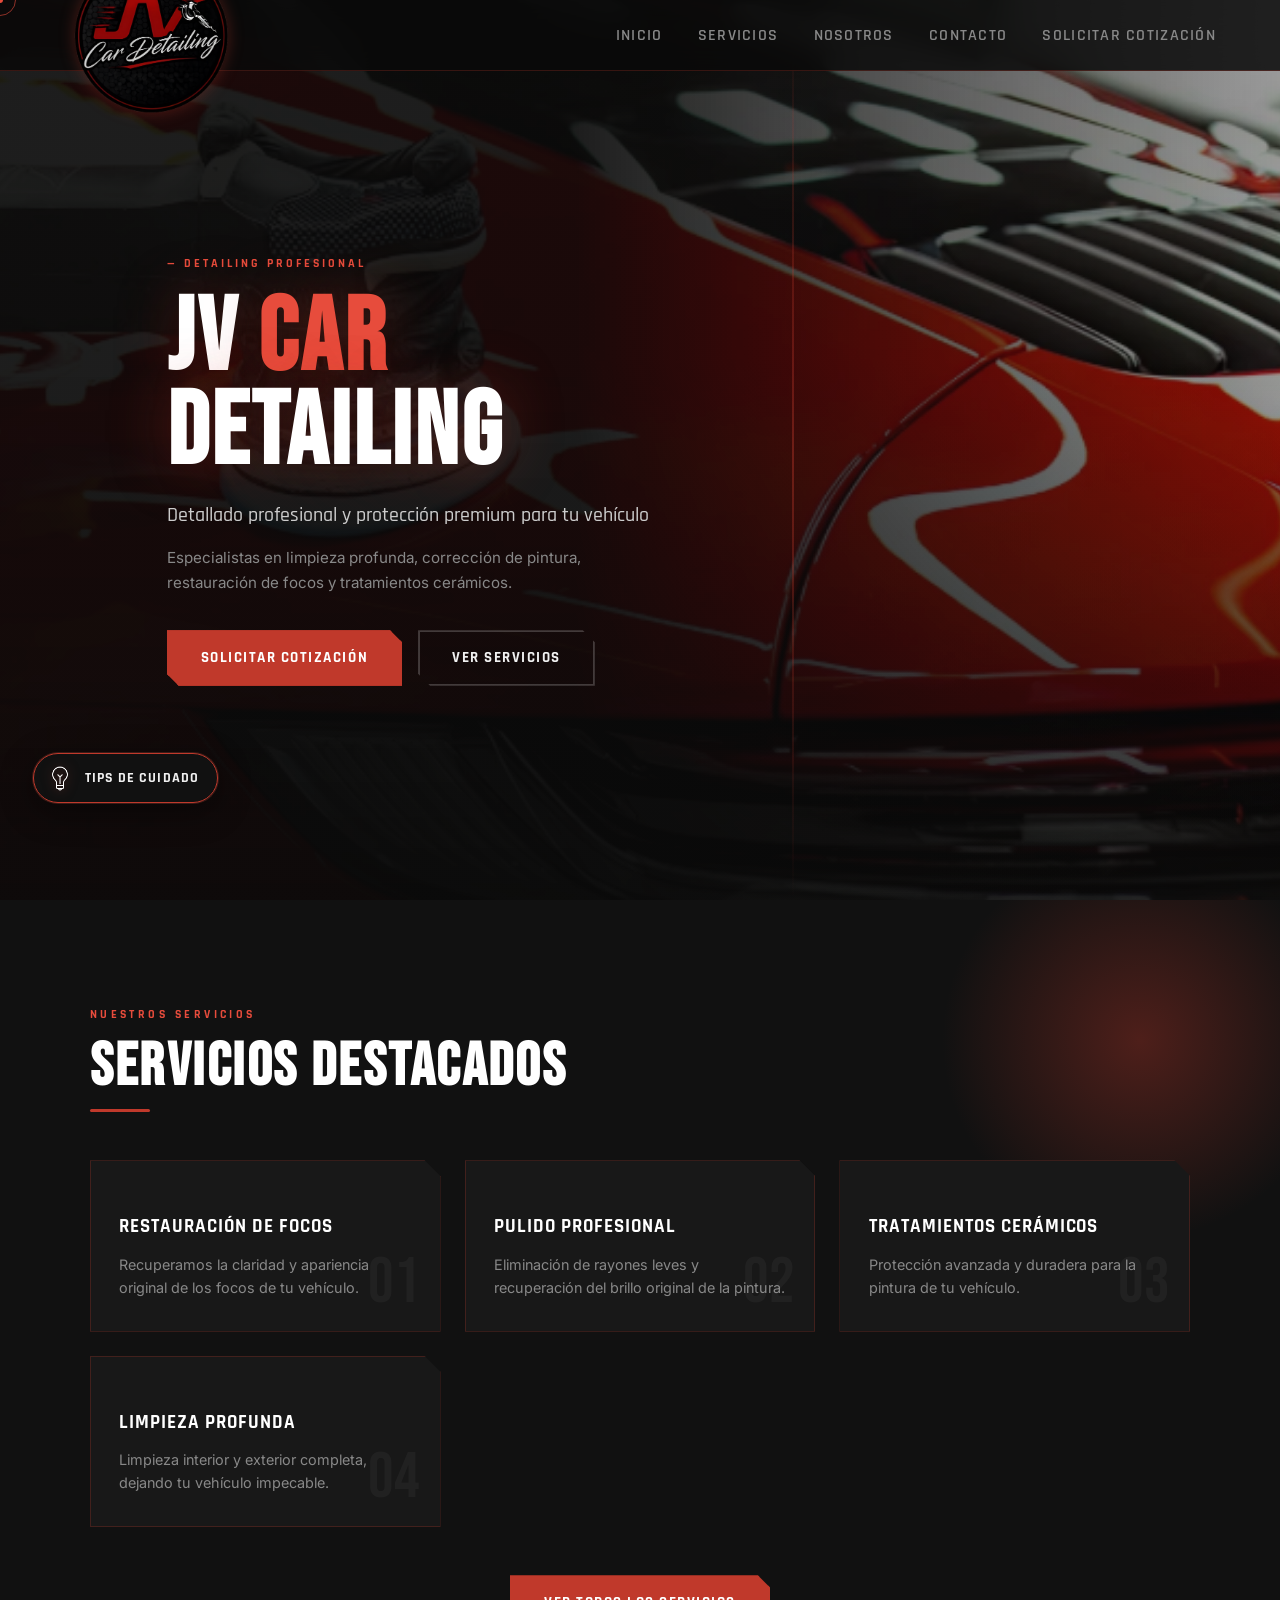
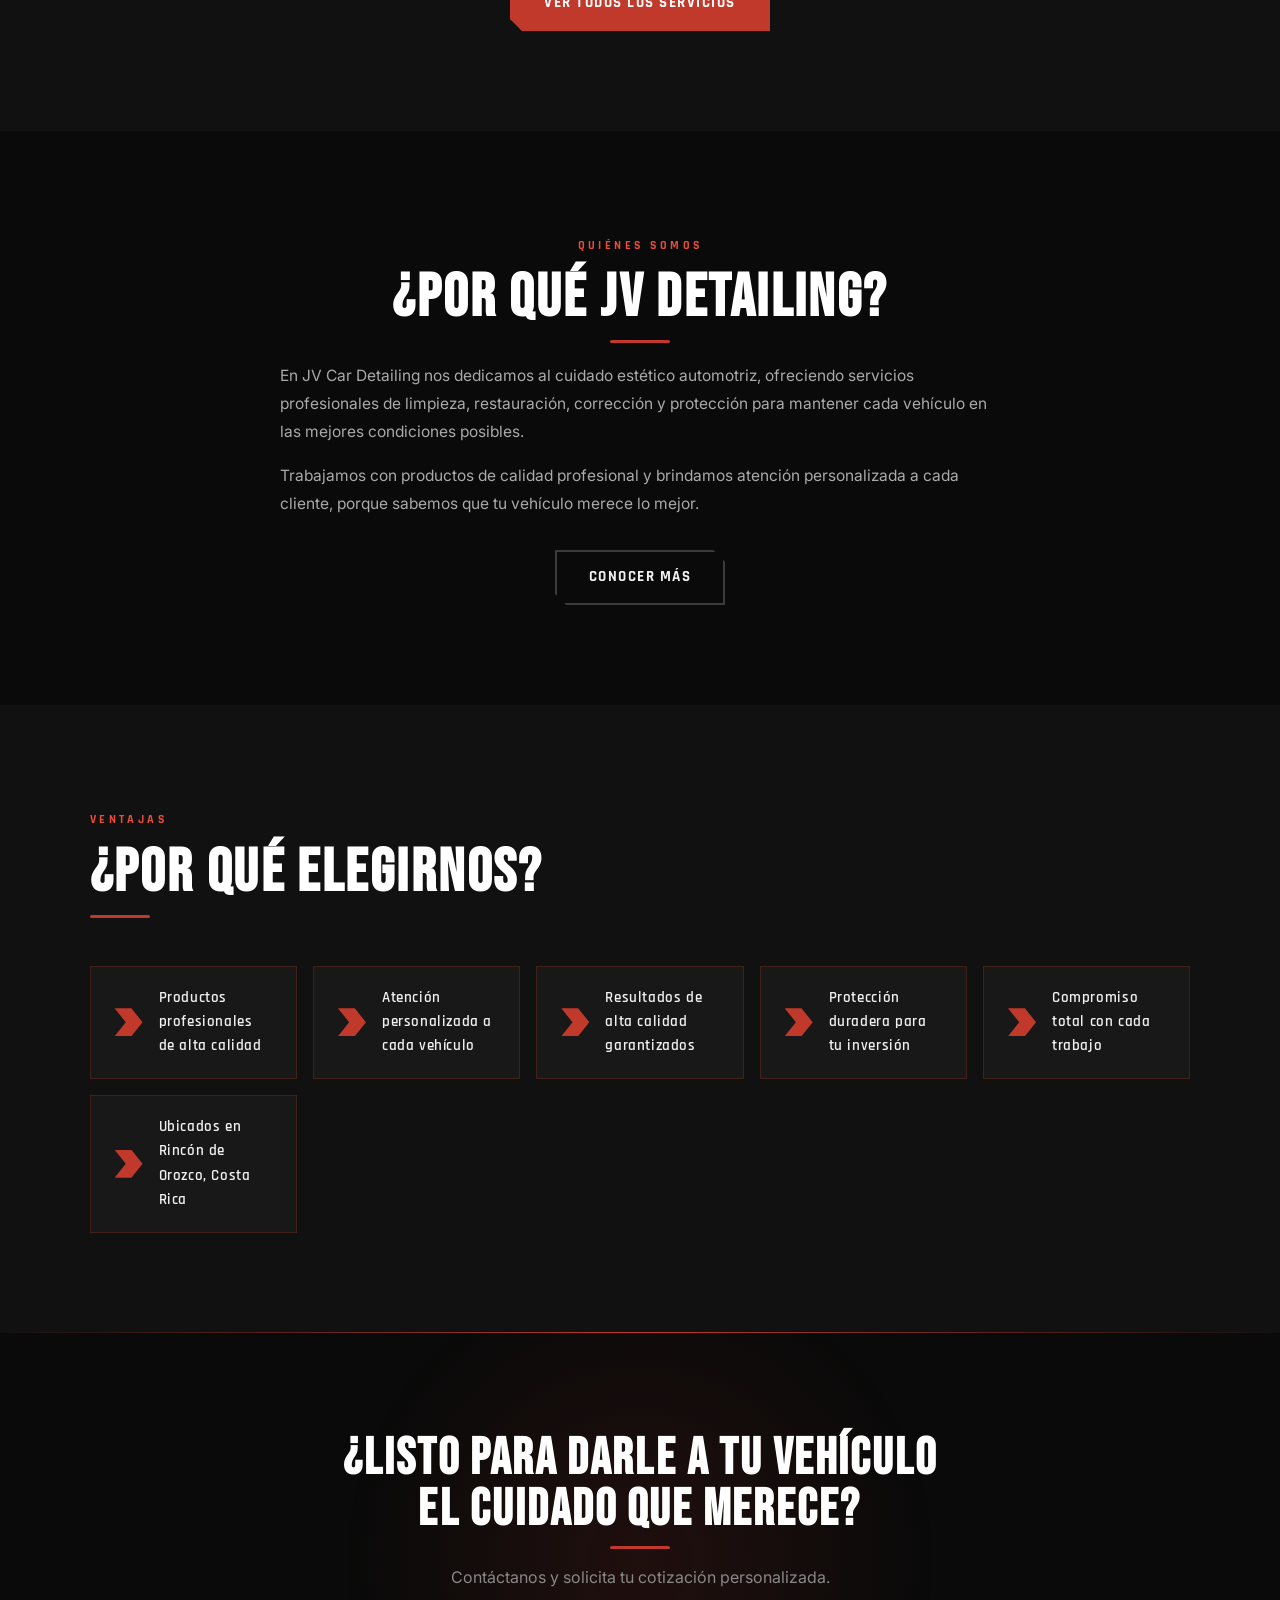
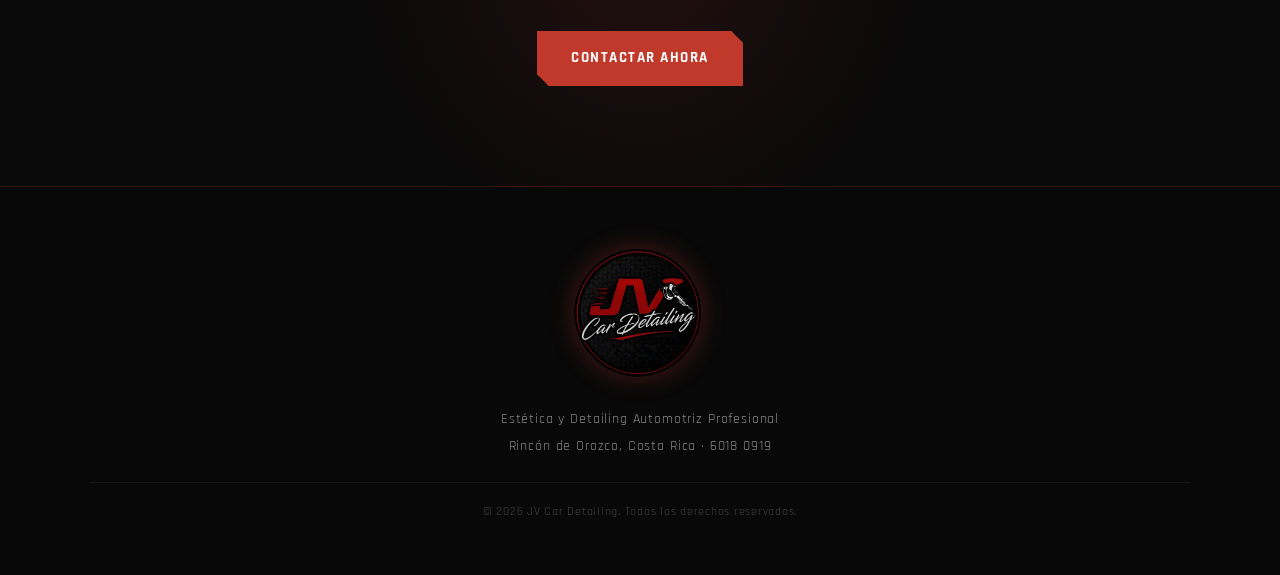
<file: index.html>
<!DOCTYPE html>
<html lang="es">

<head>
  <meta charset="UTF-8">
  <meta name="viewport" content="width=device-width, initial-scale=1.0">
  <link rel="shortcut icon" href="logo/favicon.ico" type="image/x-icon">
  <link rel="stylesheet" href="style.css">
  <title>JV Car Detailing | Inicio</title>
  <!-- =======================================
     META TAGS — JV CAR DETAILING
     URL: https://kefito5.github.io/jvcardetailing/
======================================= -->


  <!-- ══════════════════════════════════════
     index.html — pegar en el <head>
══════════════════════════════════════ -->
  <meta name="description"
    content="JV Car Detailing — Especialistas en limpieza profunda, pulido profesional, restauración de focos y tratamientos cerámicos en Costa Rica.">
  <meta name="keywords"
    content="car detailing costa rica, pulido de carros, tratamiento cerámico, restauración de focos, limpieza de carros, detailing profesional">
  <meta name="author" content="JV Car Detailing">
  <meta name="robots" content="index, follow">
  <meta name="theme-color" content="#c0392b">

  <meta property="og:type" content="website">
  <meta property="og:url" content="https://kefito5.github.io/jvcardetailing/">
  <meta property="og:title" content="JV Car Detailing | Detallado Profesional">
  <meta property="og:description"
    content="Especialistas en limpieza profunda, pulido profesional, restauración de focos y tratamientos cerámicos. Costa Rica.">
  <meta property="og:image" content="https://kefito5.github.io/jvcardetailing/logo/logo.png">
  <meta property="og:locale" content="es_CR">
  <meta property="og:site_name" content="JV Car Detailing">

  <meta name="twitter:card" content="summary_large_image">
  <meta name="twitter:title" content="JV Car Detailing | Detallado Profesional">
  <meta name="twitter:description" content="Especialistas en detailing automotriz profesional en Costa Rica.">
  <meta name="twitter:image" content="https://kefito5.github.io/jvcardetailing/logo/logo.png">


  <!-- ══════════════════════════════════════
     html/servicios.html — pegar en el <head>
══════════════════════════════════════ -->
  <meta name="description"
    content="Servicios de JV Car Detailing — Restauración de focos, pulido profesional, tratamientos cerámicos, limpieza profunda y corrección de pintura en Costa Rica.">
  <meta name="keywords"
    content="servicios detailing, pulido profesional, tratamiento cerámico, restauración focos, limpieza profunda, corrección pintura costa rica">
  <meta name="author" content="JV Car Detailing">
  <meta name="robots" content="index, follow">
  <meta name="theme-color" content="#c0392b">

  <meta property="og:type" content="website">
  <meta property="og:url" content="https://kefito5.github.io/jvcardetailing/html/servicios.html">
  <meta property="og:title" content="Servicios | JV Car Detailing">
  <meta property="og:description"
    content="Restauración de focos, pulido profesional, tratamientos cerámicos y más. Detailing automotriz profesional en Costa Rica.">
  <meta property="og:image" content="https://kefito5.github.io/jvcardetailing/logo/logo.png">
  <meta property="og:locale" content="es_CR">
  <meta property="og:site_name" content="JV Car Detailing">

  <meta name="twitter:card" content="summary_large_image">
  <meta name="twitter:title" content="Servicios | JV Car Detailing">
  <meta name="twitter:description" content="Restauración de focos, pulido profesional, tratamientos cerámicos y más.">
  <meta name="twitter:image" content="https://kefito5.github.io/jvcardetailing/logo/logo.png">


  <!-- ══════════════════════════════════════
     html/galeria.html — pegar en el <head>
══════════════════════════════════════ -->
  <meta name="description"
    content="Galería de trabajos de JV Car Detailing — Resultados reales de pulido, tratamientos cerámicos, restauración de focos y limpieza profunda.">
  <meta name="keywords" content="galería detailing, antes y después, resultados pulido, trabajos detailing costa rica">
  <meta name="author" content="JV Car Detailing">
  <meta name="robots" content="index, follow">
  <meta name="theme-color" content="#c0392b">

  <meta property="og:type" content="website">
  <meta property="og:url" content="https://kefito5.github.io/jvcardetailing/html/galeria.html">
  <meta property="og:title" content="Galería | JV Car Detailing">
  <meta property="og:description"
    content="Resultados reales de nuestros servicios de detailing automotriz. Antes y después, pulido, cerámica y más.">
  <meta property="og:image" content="https://kefito5.github.io/jvcardetailing/logo/logo.png">
  <meta property="og:locale" content="es_CR">
  <meta property="og:site_name" content="JV Car Detailing">

  <meta name="twitter:card" content="summary_large_image">
  <meta name="twitter:title" content="Galería | JV Car Detailing">
  <meta name="twitter:description" content="Resultados reales de nuestros servicios de detailing automotriz.">
  <meta name="twitter:image" content="https://kefito5.github.io/jvcardetailing/logo/logo.png">


  <!-- ══════════════════════════════════════
     html/nosotros.html — pegar en el <head>
══════════════════════════════════════ -->
  <meta name="description"
    content="Sobre JV Car Detailing — Negocio especializado en detailing automotriz en Costa Rica. Misión, visión y valores de nuestro equipo.">
  <meta name="keywords"
    content="sobre nosotros, jv car detailing, detailing costa rica, quiénes somos, equipo detailing">
  <meta name="author" content="JV Car Detailing">
  <meta name="robots" content="index, follow">
  <meta name="theme-color" content="#c0392b">

  <meta property="og:type" content="website">
  <meta property="og:url" content="https://kefito5.github.io/jvcardetailing/html/nosotros.html">
  <meta property="og:title" content="Nosotros | JV Car Detailing">
  <meta property="og:description"
    content="Somos un negocio especializado en detailing automotriz en Costa Rica. Conocé nuestra historia, misión y valores.">
  <meta property="og:image" content="https://kefito5.github.io/jvcardetailing/logo/logo.png">
  <meta property="og:locale" content="es_CR">
  <meta property="og:site_name" content="JV Car Detailing">

  <meta name="twitter:card" content="summary_large_image">
  <meta name="twitter:title" content="Nosotros | JV Car Detailing">
  <meta name="twitter:description" content="Somos un negocio especializado en detailing automotriz en Costa Rica.">
  <meta name="twitter:image" content="https://kefito5.github.io/jvcardetailing/logo/logo.png">


  <!-- ══════════════════════════════════════
     html/contacto.html — pegar en el <head>
══════════════════════════════════════ -->
  <meta name="description"
    content="Contacto JV Car Detailing — Escribinos por WhatsApp al +506 6018 0919. Ubicados en San Rafael, Alajuela, Costa Rica.">
  <meta name="keywords"
    content="contacto detailing, whatsapp detailing costa rica, ubicación jv car detailing, san rafael alajuela">
  <meta name="author" content="JV Car Detailing">
  <meta name="robots" content="index, follow">
  <meta name="theme-color" content="#c0392b">

  <meta property="og:type" content="website">
  <meta property="og:url" content="https://kefito5.github.io/jvcardetailing/html/contacto.html">
  <meta property="og:title" content="Contacto | JV Car Detailing">
  <meta property="og:description"
    content="Contactanos por WhatsApp al +506 6018 0919. Ubicados en San Rafael, Alajuela, Costa Rica. Lunes a Sábado 8AM-6PM.">
  <meta property="og:image" content="https://kefito5.github.io/jvcardetailing/logo/logo.png">
  <meta property="og:locale" content="es_CR">
  <meta property="og:site_name" content="JV Car Detailing">

  <meta name="twitter:card" content="summary_large_image">
  <meta name="twitter:title" content="Contacto | JV Car Detailing">
  <meta name="twitter:description"
    content="Contactanos por WhatsApp al +506 6018 0919. San Rafael, Alajuela, Costa Rica.">
  <meta name="twitter:image" content="https://kefito5.github.io/jvcardetailing/logo/logo.png">


  <!-- ══════════════════════════════════════
     html/cotizacion.html — pegar en el <head>
══════════════════════════════════════ -->
  <meta name="description"
    content="Solicitar cotización — JV Car Detailing. Completá el formulario con los datos de tu vehículo y te contactamos por WhatsApp de inmediato.">
  <meta name="keywords"
    content="cotización detailing, precio pulido carros, cotizar detailing costa rica, presupuesto detailing">
  <meta name="author" content="JV Car Detailing">
  <meta name="robots" content="index, follow">
  <meta name="theme-color" content="#c0392b">

  <meta property="og:type" content="website">
  <meta property="og:url" content="https://kefito5.github.io/jvcardetailing/html/cotizacion.html">
  <meta property="og:title" content="Solicitar Cotización | JV Car Detailing">
  <meta property="og:description"
    content="Completá el formulario con los datos de tu vehículo y te contactamos por WhatsApp con tu cotización personalizada.">
  <meta property="og:image" content="https://kefito5.github.io/jvcardetailing/logo/logo.png">
  <meta property="og:locale" content="es_CR">
  <meta property="og:site_name" content="JV Car Detailing">

  <meta name="twitter:card" content="summary_large_image">
  <meta name="twitter:title" content="Solicitar Cotización | JV Car Detailing">
  <meta name="twitter:description" content="Completá el formulario y recibí tu cotización personalizada por WhatsApp.">
  <meta name="twitter:image" content="https://kefito5.github.io/jvcardetailing/logo/logo.png">
</head>

<body>

  <!-- ══════════════════════════════
       NAVBAR
  ══════════════════════════════ -->
  <header>
    <nav>

      <a href="index.html" class="logo">
        <img src="logo/logo.png" alt="JV Car Detailing Logo" width="180">
      </a>

      <ul>
        <li><a href="index.html" class="active">Inicio</a></li>
        <li><a href="html/servicios.html">Servicios</a></li>
        <li><a href="html/nosotros.html">Nosotros</a></li>
        <li><a href="html/contacto.html">Contacto</a></li>
        <li><a href="html/cotizacion.html">Solicitar Cotización</a></li>
      </ul>

    </nav>
  </header>

  <!-- ══════════════════════════════
       HERO
  ══════════════════════════════ -->
  <main>

    <section id="inicio">

      <img src="img/im1.png" alt="JV Car Detailing — Detallado profesional">

      <div>
        <h1>JV <span>Car</span><br>Detailing</h1>

        <h2>
          Detallado profesional y protección premium para tu vehículo
        </h2>

        <p>
          Especialistas en limpieza profunda, corrección de pintura,
          restauración de focos y tratamientos cerámicos.
        </p>

        <div class="hero-buttons">
          <a href="html/cotizacion.html" class="btn-primary">Solicitar Cotización</a>
          <a href="html/servicios.html" class="btn-secondary">Ver Servicios</a>
        </div>
      </div>

    </section>

    <!-- ══════════════════════════════
         SERVICIOS DESTACADOS
    ══════════════════════════════ -->
    <section class="services-section">

      <span class="section-label reveal">Nuestros Servicios</span>
      <h2 class="section-title reveal">Servicios Destacados</h2>

      <div class="services-grid">

        <article class="service-card">
          <span class="service-icon"></span>
          <h3>Restauración de Focos</h3>
          <p>Recuperamos la claridad y apariencia original de los focos de tu vehículo.</p>
          <span class="card-num">01</span>
        </article>

        <article class="service-card">
          <span class="service-icon"></span>
          <h3>Pulido Profesional</h3>
          <p>Eliminación de rayones leves y recuperación del brillo original de la pintura.</p>
          <span class="card-num">02</span>
        </article>

        <article class="service-card">
          <span class="service-icon"></span>
          <h3>Tratamientos Cerámicos</h3>
          <p>Protección avanzada y duradera para la pintura de tu vehículo.</p>
          <span class="card-num">03</span>
        </article>

        <article class="service-card">
          <span class="service-icon"></span>
          <h3>Limpieza Profunda</h3>
          <p>Limpieza interior y exterior completa, dejando tu vehículo impecable.</p>
          <span class="card-num">04</span>
        </article>

      </div>

      <div class="services-cta reveal">
        <a href="html/servicios.html" class="btn-primary">Ver Todos los Servicios</a>
      </div>

    </section>

    <!-- ══════════════════════════════
         SOBRE NOSOTROS
    ══════════════════════════════ -->
    <section>
      <div class="about-text-full reveal">
        <span class="section-label">Quiénes Somos</span>
        <h2 class="section-title">¿Por qué JV Detailing?</h2>
        <p>
          En JV Car Detailing nos dedicamos al cuidado estético automotriz,
          ofreciendo servicios profesionales de limpieza, restauración,
          corrección y protección para mantener cada vehículo en las mejores
          condiciones posibles.
        </p>
        <p style="margin-top:1rem;">
          Trabajamos con productos de calidad profesional y brindamos
          atención personalizada a cada cliente, porque sabemos que tu
          vehículo merece lo mejor.
        </p>
        <a href="html/nosotros.html" class="btn-secondary">Conocer Más</a>
      </div>
    </section>

    <!-- ══════════════════════════════
         BENEFICIOS
    ══════════════════════════════ -->
    <section class="benefits-section">

      <span class="section-label reveal">Ventajas</span>
      <h2 class="section-title reveal">¿Por Qué Elegirnos?</h2>

      <ul class="benefits-grid">
        <li class="benefit-item">
          <div class="benefit-arrow"></div>
          <span>Productos profesionales de alta calidad</span>
        </li>
        <li class="benefit-item">
          <div class="benefit-arrow"></div>
          <span>Atención personalizada a cada vehículo</span>
        </li>
        <li class="benefit-item">
          <div class="benefit-arrow"></div>
          <span>Resultados de alta calidad garantizados</span>
        </li>
        <li class="benefit-item">
          <div class="benefit-arrow"></div>
          <span>Protección duradera para tu inversión</span>
        </li>
        <li class="benefit-item">
          <div class="benefit-arrow"></div>
          <span>Compromiso total con cada trabajo</span>
        </li>
        <li class="benefit-item">
          <div class="benefit-arrow"></div>
          <span>Ubicados en Rincón de Orozco, Costa Rica</span>
        </li>
      </ul>

    </section>

    <!-- ══════════════════════════════
         CTA FINAL
    ══════════════════════════════ -->
    <section class="cta-section">

      <h2 class="section-title reveal">
        ¿Listo para darle a tu vehículo<br>el cuidado que merece?
      </h2>

      <p class="reveal">Contáctanos y solicita tu cotización personalizada.</p>

      <div class="reveal">
        <a href="html/contacto.html" class="btn-primary">Contactar Ahora</a>
      </div>

    </section>

  </main>

  <!-- ══════════════════════════════
       FOOTER
  ══════════════════════════════ -->
  <footer>

    <img src="logo/logo.png" alt="JV Car Detailing Logo" width="150">

    <p>Estética y Detailing Automotriz Profesional</p>
    <p>Rincón de Orozco, Costa Rica · 6018 0919</p>

    <p class="copyright">
      © 2026 JV Car Detailing. Todos los derechos reservados.
    </p>

  </footer>

  <script src="script.js"></script>

</body>

</html>
</file>
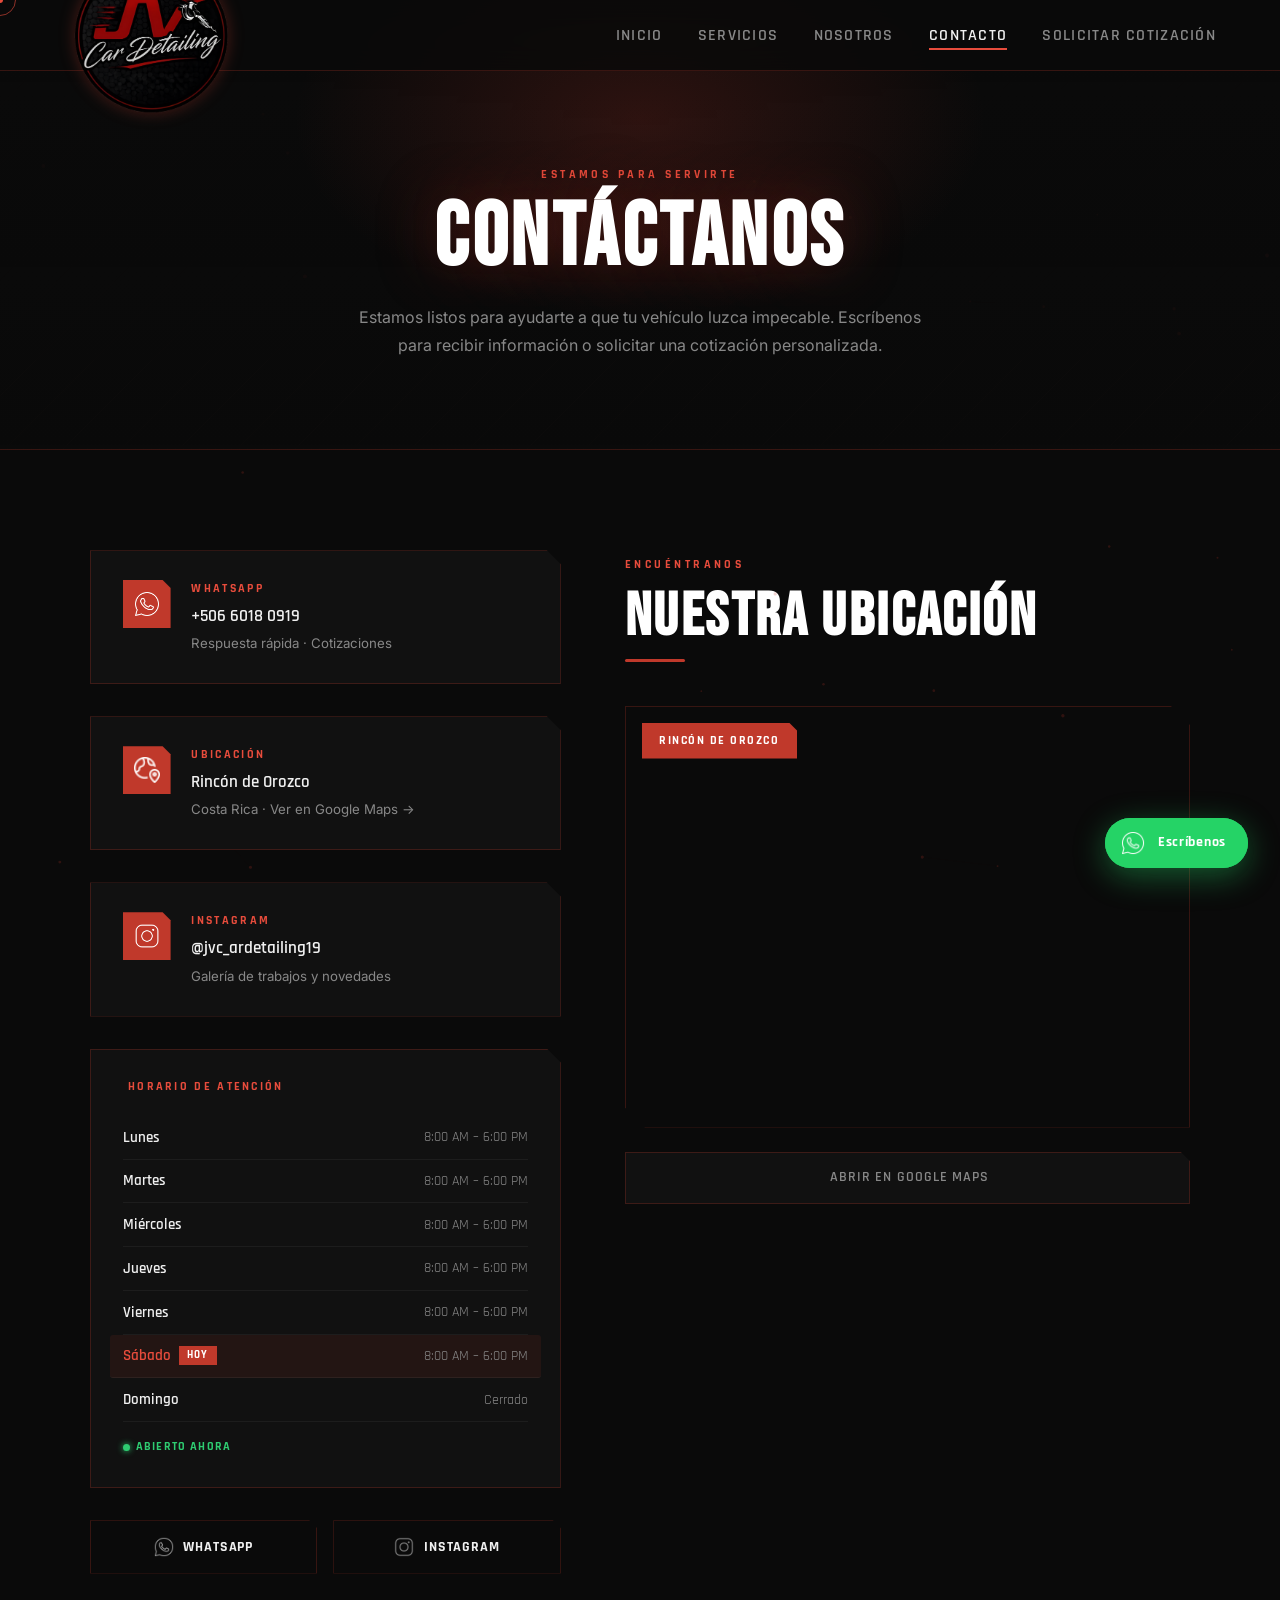
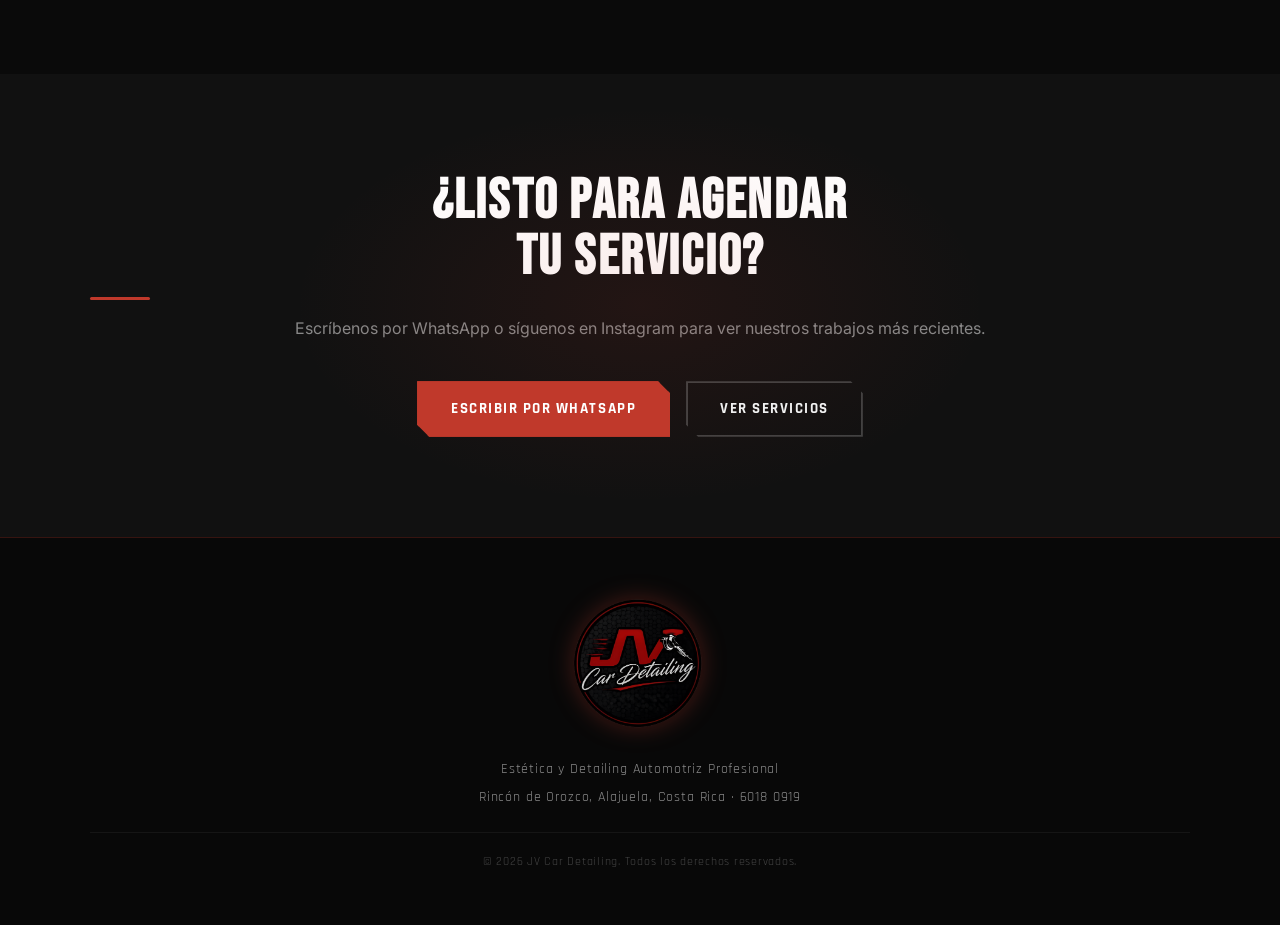
<file: html/contacto.html>
<!DOCTYPE html>
<html lang="es">

<head>
  <meta charset="UTF-8">
  <meta name="viewport" content="width=device-width, initial-scale=1.0">
  <link rel="shortcut icon" href="../logo/favicon.ico" type="image/x-icon">
  <link rel="stylesheet" href="../css/contacto.css">
  <title>Contacto | JV Car Detailing</title>
  <!-- =======================================
     META TAGS — JV CAR DETAILING
     URL: https://kefito5.github.io/jvcardetailing/
======================================= -->


  <!-- ══════════════════════════════════════
     index.html — pegar en el <head>
══════════════════════════════════════ -->
  <meta name="description"
    content="JV Car Detailing — Especialistas en limpieza profunda, pulido profesional, restauración de focos y tratamientos cerámicos en Costa Rica.">
  <meta name="keywords"
    content="car detailing costa rica, pulido de carros, tratamiento cerámico, restauración de focos, limpieza de carros, detailing profesional">
  <meta name="author" content="JV Car Detailing">
  <meta name="robots" content="index, follow">
  <meta name="theme-color" content="#c0392b">

  <meta property="og:type" content="website">
  <meta property="og:url" content="https://kefito5.github.io/jvcardetailing/">
  <meta property="og:title" content="JV Car Detailing | Detallado Profesional">
  <meta property="og:description"
    content="Especialistas en limpieza profunda, pulido profesional, restauración de focos y tratamientos cerámicos. Costa Rica.">
  <meta property="og:image" content="https://kefito5.github.io/jvcardetailing/logo/logo.png">
  <meta property="og:locale" content="es_CR">
  <meta property="og:site_name" content="JV Car Detailing">

  <meta name="twitter:card" content="summary_large_image">
  <meta name="twitter:title" content="JV Car Detailing | Detallado Profesional">
  <meta name="twitter:description" content="Especialistas en detailing automotriz profesional en Costa Rica.">
  <meta name="twitter:image" content="https://kefito5.github.io/jvcardetailing/logo/logo.png">


  <!-- ══════════════════════════════════════
     html/servicios.html — pegar en el <head>
══════════════════════════════════════ -->
  <meta name="description"
    content="Servicios de JV Car Detailing — Restauración de focos, pulido profesional, tratamientos cerámicos, limpieza profunda y corrección de pintura en Costa Rica.">
  <meta name="keywords"
    content="servicios detailing, pulido profesional, tratamiento cerámico, restauración focos, limpieza profunda, corrección pintura costa rica">
  <meta name="author" content="JV Car Detailing">
  <meta name="robots" content="index, follow">
  <meta name="theme-color" content="#c0392b">

  <meta property="og:type" content="website">
  <meta property="og:url" content="https://kefito5.github.io/jvcardetailing/html/servicios.html">
  <meta property="og:title" content="Servicios | JV Car Detailing">
  <meta property="og:description"
    content="Restauración de focos, pulido profesional, tratamientos cerámicos y más. Detailing automotriz profesional en Costa Rica.">
  <meta property="og:image" content="https://kefito5.github.io/jvcardetailing/logo/logo.png">
  <meta property="og:locale" content="es_CR">
  <meta property="og:site_name" content="JV Car Detailing">

  <meta name="twitter:card" content="summary_large_image">
  <meta name="twitter:title" content="Servicios | JV Car Detailing">
  <meta name="twitter:description" content="Restauración de focos, pulido profesional, tratamientos cerámicos y más.">
  <meta name="twitter:image" content="https://kefito5.github.io/jvcardetailing/logo/logo.png">


  <!-- ══════════════════════════════════════
     html/galeria.html — pegar en el <head>
══════════════════════════════════════ -->
  <meta name="description"
    content="Galería de trabajos de JV Car Detailing — Resultados reales de pulido, tratamientos cerámicos, restauración de focos y limpieza profunda.">
  <meta name="keywords" content="galería detailing, antes y después, resultados pulido, trabajos detailing costa rica">
  <meta name="author" content="JV Car Detailing">
  <meta name="robots" content="index, follow">
  <meta name="theme-color" content="#c0392b">

  <meta property="og:type" content="website">
  <meta property="og:url" content="https://kefito5.github.io/jvcardetailing/html/galeria.html">
  <meta property="og:title" content="Galería | JV Car Detailing">
  <meta property="og:description"
    content="Resultados reales de nuestros servicios de detailing automotriz. Antes y después, pulido, cerámica y más.">
  <meta property="og:image" content="https://kefito5.github.io/jvcardetailing/logo/logo.png">
  <meta property="og:locale" content="es_CR">
  <meta property="og:site_name" content="JV Car Detailing">

  <meta name="twitter:card" content="summary_large_image">
  <meta name="twitter:title" content="Galería | JV Car Detailing">
  <meta name="twitter:description" content="Resultados reales de nuestros servicios de detailing automotriz.">
  <meta name="twitter:image" content="https://kefito5.github.io/jvcardetailing/logo/logo.png">


  <!-- ══════════════════════════════════════
     html/nosotros.html — pegar en el <head>
══════════════════════════════════════ -->
  <meta name="description"
    content="Sobre JV Car Detailing — Negocio especializado en detailing automotriz en Costa Rica. Misión, visión y valores de nuestro equipo.">
  <meta name="keywords"
    content="sobre nosotros, jv car detailing, detailing costa rica, quiénes somos, equipo detailing">
  <meta name="author" content="JV Car Detailing">
  <meta name="robots" content="index, follow">
  <meta name="theme-color" content="#c0392b">

  <meta property="og:type" content="website">
  <meta property="og:url" content="https://kefito5.github.io/jvcardetailing/html/nosotros.html">
  <meta property="og:title" content="Nosotros | JV Car Detailing">
  <meta property="og:description"
    content="Somos un negocio especializado en detailing automotriz en Costa Rica. Conocé nuestra historia, misión y valores.">
  <meta property="og:image" content="https://kefito5.github.io/jvcardetailing/logo/logo.png">
  <meta property="og:locale" content="es_CR">
  <meta property="og:site_name" content="JV Car Detailing">

  <meta name="twitter:card" content="summary_large_image">
  <meta name="twitter:title" content="Nosotros | JV Car Detailing">
  <meta name="twitter:description" content="Somos un negocio especializado en detailing automotriz en Costa Rica.">
  <meta name="twitter:image" content="https://kefito5.github.io/jvcardetailing/logo/logo.png">


  <!-- ══════════════════════════════════════
     html/contacto.html — pegar en el <head>
══════════════════════════════════════ -->
  <meta name="description"
    content="Contacto JV Car Detailing — Escribinos por WhatsApp al +506 6018 0919. Ubicados en San Rafael, Alajuela, Costa Rica.">
  <meta name="keywords"
    content="contacto detailing, whatsapp detailing costa rica, ubicación jv car detailing, san rafael alajuela">
  <meta name="author" content="JV Car Detailing">
  <meta name="robots" content="index, follow">
  <meta name="theme-color" content="#c0392b">

  <meta property="og:type" content="website">
  <meta property="og:url" content="https://kefito5.github.io/jvcardetailing/html/contacto.html">
  <meta property="og:title" content="Contacto | JV Car Detailing">
  <meta property="og:description"
    content="Contactanos por WhatsApp al +506 6018 0919. Ubicados en San Rafael, Alajuela, Costa Rica. Lunes a Sábado 8AM-6PM.">
  <meta property="og:image" content="https://kefito5.github.io/jvcardetailing/logo/logo.png">
  <meta property="og:locale" content="es_CR">
  <meta property="og:site_name" content="JV Car Detailing">

  <meta name="twitter:card" content="summary_large_image">
  <meta name="twitter:title" content="Contacto | JV Car Detailing">
  <meta name="twitter:description"
    content="Contactanos por WhatsApp al +506 6018 0919. San Rafael, Alajuela, Costa Rica.">
  <meta name="twitter:image" content="https://kefito5.github.io/jvcardetailing/logo/logo.png">


  <!-- ══════════════════════════════════════
     html/cotizacion.html — pegar en el <head>
══════════════════════════════════════ -->
  <meta name="description"
    content="Solicitar cotización — JV Car Detailing. Completá el formulario con los datos de tu vehículo y te contactamos por WhatsApp de inmediato.">
  <meta name="keywords"
    content="cotización detailing, precio pulido carros, cotizar detailing costa rica, presupuesto detailing">
  <meta name="author" content="JV Car Detailing">
  <meta name="robots" content="index, follow">
  <meta name="theme-color" content="#c0392b">

  <meta property="og:type" content="website">
  <meta property="og:url" content="https://kefito5.github.io/jvcardetailing/html/cotizacion.html">
  <meta property="og:title" content="Solicitar Cotización | JV Car Detailing">
  <meta property="og:description"
    content="Completá el formulario con los datos de tu vehículo y te contactamos por WhatsApp con tu cotización personalizada.">
  <meta property="og:image" content="https://kefito5.github.io/jvcardetailing/logo/logo.png">
  <meta property="og:locale" content="es_CR">
  <meta property="og:site_name" content="JV Car Detailing">

  <meta name="twitter:card" content="summary_large_image">
  <meta name="twitter:title" content="Solicitar Cotización | JV Car Detailing">
  <meta name="twitter:description" content="Completá el formulario y recibí tu cotización personalizada por WhatsApp.">
  <meta name="twitter:image" content="https://kefito5.github.io/jvcardetailing/logo/logo.png">
</head>

<body>

  <!-- ══════════════════════════════
       NAVBAR
  ══════════════════════════════ -->
  <header>
    <nav>

      <a href="../index.html" class="logo">
        <img src="../logo/logo.png" alt="JV Car Detailing Logo" width="180">
      </a>

      <ul>
        <li><a href="../index.html">Inicio</a></li>
        <li><a href="../html/servicios.html">Servicios</a></li>
        <li><a href="../html/nosotros.html">Nosotros</a></li>
        <li><a href="../html/contacto.html" class="active">Contacto</a></li>
        <li><a href="../html/cotizacion.html">Solicitar Cotización</a></li>
      </ul>

    </nav>
  </header>

  <main>

    <!-- ══════════════════════════════
         HERO
    ══════════════════════════════ -->
    <section class="contact-hero">
      <span class="section-label">Estamos para servirte</span>
      <h1>Contáctanos</h1>
      <p>
        Estamos listos para ayudarte a que tu vehículo luzca impecable.
        Escríbenos para recibir información o solicitar una cotización personalizada.
      </p>
    </section>

    <!-- ══════════════════════════════
         MAIN: INFO + MAPA
    ══════════════════════════════ -->
    <section class="contact-main">

      <!-- ── Columna izquierda: info ── -->
      <div class="contact-info">

        <!-- WhatsApp -->
        <a href="https://wa.me/50660180919" target="_blank" rel="noopener" class="info-card">
          <div class="info-card__icon">
            <img src="../iconos/what.png" alt="WhatsApp">
          </div>
          <div class="info-card__body">
            <span class="info-card__label">WhatsApp</span>
            <span class="info-card__value">+506 6018 0919</span>
            <span class="info-card__sub">Respuesta rápida · Cotizaciones</span>
          </div>
        </a>

        <!-- Ubicación -->
        <a href="https://www.google.com/maps?q=10.069523,-84.462044" target="_blank" rel="noopener" class="info-card">
          <div class="info-card__icon">
            <img src="../iconos/mapaubi.png" alt="Ubicación">
          </div>
          <div class="info-card__body">
            <span class="info-card__label">Ubicación</span>
            <span class="info-card__value">Rincón de Orozco</span>
            <span class="info-card__sub">Costa Rica · Ver en Google Maps →</span>
          </div>
        </a>

        <!-- Instagram -->
        <a href="https://instagram.com/jvc_ardetailing19
" target="_blank" rel="noopener" class="info-card">
          <div class="info-card__icon">
            <img src="../iconos/insta.png" alt="Instagram">
          </div>
          <div class="info-card__body">
            <span class="info-card__label">Instagram</span>
            <span class="info-card__value">@jvc_ardetailing19
            </span>
            <span class="info-card__sub">Galería de trabajos y novedades</span>
          </div>
        </a>

        <!-- Horario -->
        <div class="schedule-card">
          <h3>&nbsp;Horario de Atención</h3>

          <div class="schedule-row">
            <span class="schedule-day">Lunes</span>
            <span class="schedule-time">8:00 AM – 6:00 PM</span>
          </div>
          <div class="schedule-row">
            <span class="schedule-day">Martes</span>
            <span class="schedule-time">8:00 AM – 6:00 PM</span>
          </div>
          <div class="schedule-row">
            <span class="schedule-day">Miércoles</span>
            <span class="schedule-time">8:00 AM – 6:00 PM</span>
          </div>
          <div class="schedule-row">
            <span class="schedule-day">Jueves</span>
            <span class="schedule-time">8:00 AM – 6:00 PM</span>
          </div>
          <div class="schedule-row">
            <span class="schedule-day">Viernes</span>
            <span class="schedule-time">8:00 AM – 6:00 PM</span>
          </div>
          <div class="schedule-row">
            <span class="schedule-day">Sábado</span>
            <span class="schedule-time">8:00 AM – 6:00 PM</span>
          </div>
          <div class="schedule-row">
            <span class="schedule-day">Domingo</span>
            <span class="schedule-time">Cerrado</span>
          </div>

          <div class="schedule-badge">Abierto ahora</div>
        </div>

        <!-- Redes sociales -->
        <div class="social-row">
          <a href="https://wa.me/50660180919" target="_blank" rel="noopener" class="social-btn">
            <img src="../iconos/what.png" alt="WhatsApp">
            <span>WhatsApp</span>
          </a>
          <a href="https://instagram.com/jvc_ardetailing19
" target="_blank" rel="noopener" class="social-btn">
            <img src="../iconos/insta.png" alt="Instagram">
            <span>Instagram</span>
          </a>
        </div>

      </div>

      <!-- ── Columna derecha: mapa ── -->
      <div class="contact-map">

        <div>
          <span class="section-label reveal">Encuéntranos</span>
          <h2 class="section-title reveal">Nuestra Ubicación</h2>
        </div>

        <div class="map-wrapper">
          <div class="map-tag"> Rincón de Orozco</div>
          <iframe src="https://maps.google.com/maps?q=10.069523,-84.462044&z=15&output=embed" width="100%" height="420"
            style="border:0;" allowfullscreen="" loading="lazy" referrerpolicy="no-referrer-when-downgrade"
            title="Ubicación JV Car Detailing">
          </iframe>
        </div>

        <a href="https://www.google.com/maps?q=10.069523,-84.462044" target="_blank" rel="noopener"
          class="map-open-btn">
          &nbsp;Abrir en Google Maps
        </a>

      </div>

    </section>

    <!-- ══════════════════════════════
         CTA FINAL
    ══════════════════════════════ -->
    <section class="contact-cta">

      <h2 class="reveal">¿Listo para agendar<br>tu servicio?</h2>

      <p class="reveal">
        Escríbenos por WhatsApp o síguenos en Instagram para ver
        nuestros trabajos más recientes.
      </p>

      <div class="contact-cta-btns reveal">
        <a href="https://wa.me/50660180919" target="_blank" rel="noopener" class="btn-primary">
          Escribir por WhatsApp
        </a>
        <a href="servicios.html" class="btn-secondary">
          Ver Servicios
        </a>
      </div>

    </section>

  </main>

  <!-- ══════════════════════════════
       FOOTER
  ══════════════════════════════ -->
  <footer>
    <img src="../logo/logo.png" alt="JV Car Detailing Logo" width="150">
    <p>Estética y Detailing Automotriz Profesional</p>
    <p>Rincón de Orozco, Alajuela, Costa Rica · 6018 0919</p>
    <p class="copyright">© 2026 JV Car Detailing. Todos los derechos reservados.</p>
  </footer>

  <!-- Botón flotante WhatsApp -->
  <a href="https://wa.me/50660180919" target="_blank" rel="noopener" class="whatsapp-float"
    aria-label="Contactar por WhatsApp">
    <img src="../iconos/what.png" alt="WhatsApp">
    <span>Escríbenos</span>
  </a>

  <script src="../js/contacto.js"></script>

</body>

</html>
</file>
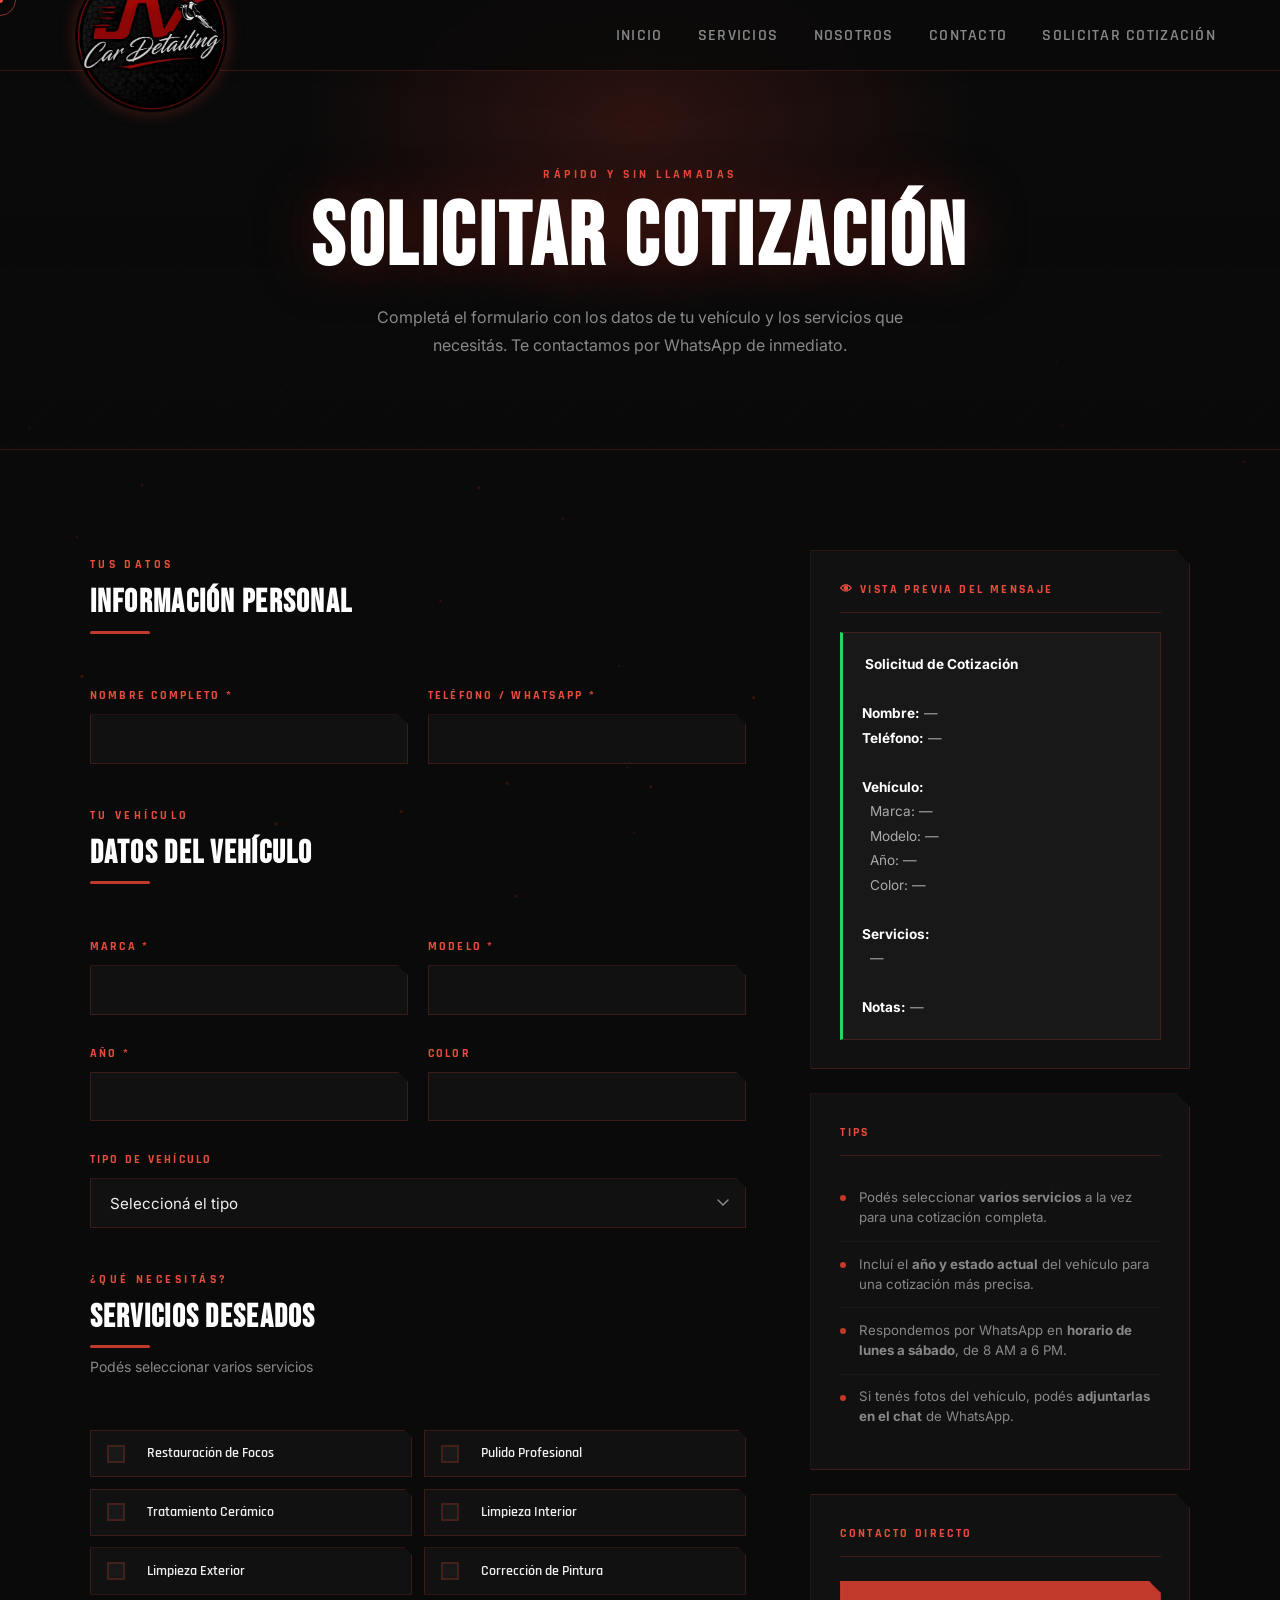
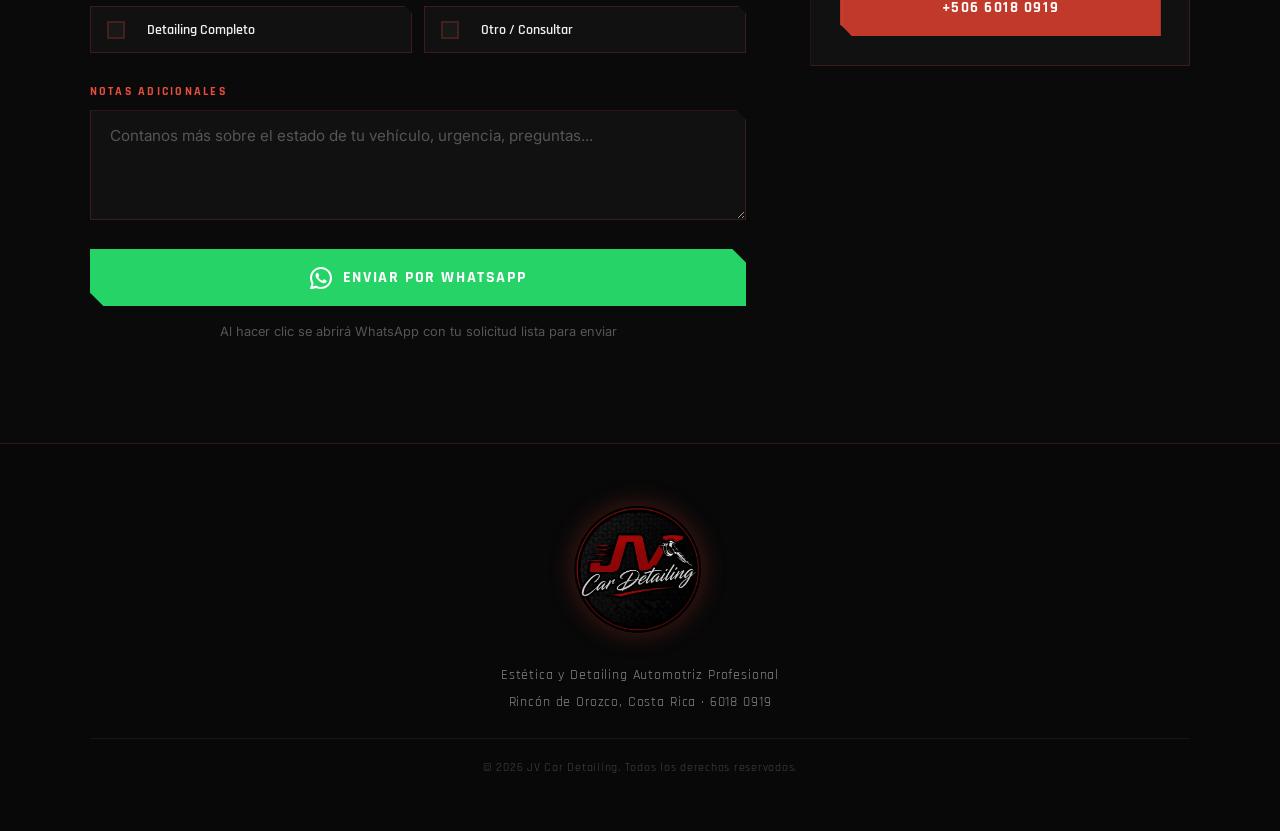
<file: html/cotizacion.html>
<!DOCTYPE html>
<html lang="es">

<head>
  <meta charset="UTF-8">
  <meta name="viewport" content="width=device-width, initial-scale=1.0">
  <link rel="shortcut icon" href="../logo/favicon.ico" type="image/x-icon">
  <link rel="stylesheet" href="../css/cotizacion.css">
  <title>Cotización | JV Car Detailing</title>
  <!-- =======================================
     META TAGS — JV CAR DETAILING
     URL: https://kefito5.github.io/jvcardetailing/
======================================= -->


  <!-- ══════════════════════════════════════
     index.html — pegar en el <head>
══════════════════════════════════════ -->
  <meta name="description"
    content="JV Car Detailing — Especialistas en limpieza profunda, pulido profesional, restauración de focos y tratamientos cerámicos en Costa Rica.">
  <meta name="keywords"
    content="car detailing costa rica, pulido de carros, tratamiento cerámico, restauración de focos, limpieza de carros, detailing profesional">
  <meta name="author" content="JV Car Detailing">
  <meta name="robots" content="index, follow">
  <meta name="theme-color" content="#c0392b">

  <meta property="og:type" content="website">
  <meta property="og:url" content="https://kefito5.github.io/jvcardetailing/">
  <meta property="og:title" content="JV Car Detailing | Detallado Profesional">
  <meta property="og:description"
    content="Especialistas en limpieza profunda, pulido profesional, restauración de focos y tratamientos cerámicos. Costa Rica.">
  <meta property="og:image" content="https://kefito5.github.io/jvcardetailing/logo/logo.png">
  <meta property="og:locale" content="es_CR">
  <meta property="og:site_name" content="JV Car Detailing">

  <meta name="twitter:card" content="summary_large_image">
  <meta name="twitter:title" content="JV Car Detailing | Detallado Profesional">
  <meta name="twitter:description" content="Especialistas en detailing automotriz profesional en Costa Rica.">
  <meta name="twitter:image" content="https://kefito5.github.io/jvcardetailing/logo/logo.png">


  <!-- ══════════════════════════════════════
     html/servicios.html — pegar en el <head>
══════════════════════════════════════ -->
  <meta name="description"
    content="Servicios de JV Car Detailing — Restauración de focos, pulido profesional, tratamientos cerámicos, limpieza profunda y corrección de pintura en Costa Rica.">
  <meta name="keywords"
    content="servicios detailing, pulido profesional, tratamiento cerámico, restauración focos, limpieza profunda, corrección pintura costa rica">
  <meta name="author" content="JV Car Detailing">
  <meta name="robots" content="index, follow">
  <meta name="theme-color" content="#c0392b">

  <meta property="og:type" content="website">
  <meta property="og:url" content="https://kefito5.github.io/jvcardetailing/html/servicios.html">
  <meta property="og:title" content="Servicios | JV Car Detailing">
  <meta property="og:description"
    content="Restauración de focos, pulido profesional, tratamientos cerámicos y más. Detailing automotriz profesional en Costa Rica.">
  <meta property="og:image" content="https://kefito5.github.io/jvcardetailing/logo/logo.png">
  <meta property="og:locale" content="es_CR">
  <meta property="og:site_name" content="JV Car Detailing">

  <meta name="twitter:card" content="summary_large_image">
  <meta name="twitter:title" content="Servicios | JV Car Detailing">
  <meta name="twitter:description" content="Restauración de focos, pulido profesional, tratamientos cerámicos y más.">
  <meta name="twitter:image" content="https://kefito5.github.io/jvcardetailing/logo/logo.png">


  <!-- ══════════════════════════════════════
     html/galeria.html — pegar en el <head>
══════════════════════════════════════ -->
  <meta name="description"
    content="Galería de trabajos de JV Car Detailing — Resultados reales de pulido, tratamientos cerámicos, restauración de focos y limpieza profunda.">
  <meta name="keywords" content="galería detailing, antes y después, resultados pulido, trabajos detailing costa rica">
  <meta name="author" content="JV Car Detailing">
  <meta name="robots" content="index, follow">
  <meta name="theme-color" content="#c0392b">

  <meta property="og:type" content="website">
  <meta property="og:url" content="https://kefito5.github.io/jvcardetailing/html/galeria.html">
  <meta property="og:title" content="Galería | JV Car Detailing">
  <meta property="og:description"
    content="Resultados reales de nuestros servicios de detailing automotriz. Antes y después, pulido, cerámica y más.">
  <meta property="og:image" content="https://kefito5.github.io/jvcardetailing/logo/logo.png">
  <meta property="og:locale" content="es_CR">
  <meta property="og:site_name" content="JV Car Detailing">

  <meta name="twitter:card" content="summary_large_image">
  <meta name="twitter:title" content="Galería | JV Car Detailing">
  <meta name="twitter:description" content="Resultados reales de nuestros servicios de detailing automotriz.">
  <meta name="twitter:image" content="https://kefito5.github.io/jvcardetailing/logo/logo.png">


  <!-- ══════════════════════════════════════
     html/nosotros.html — pegar en el <head>
══════════════════════════════════════ -->
  <meta name="description"
    content="Sobre JV Car Detailing — Negocio especializado en detailing automotriz en Costa Rica. Misión, visión y valores de nuestro equipo.">
  <meta name="keywords"
    content="sobre nosotros, jv car detailing, detailing costa rica, quiénes somos, equipo detailing">
  <meta name="author" content="JV Car Detailing">
  <meta name="robots" content="index, follow">
  <meta name="theme-color" content="#c0392b">

  <meta property="og:type" content="website">
  <meta property="og:url" content="https://kefito5.github.io/jvcardetailing/html/nosotros.html">
  <meta property="og:title" content="Nosotros | JV Car Detailing">
  <meta property="og:description"
    content="Somos un negocio especializado en detailing automotriz en Costa Rica. Conocé nuestra historia, misión y valores.">
  <meta property="og:image" content="https://kefito5.github.io/jvcardetailing/logo/logo.png">
  <meta property="og:locale" content="es_CR">
  <meta property="og:site_name" content="JV Car Detailing">

  <meta name="twitter:card" content="summary_large_image">
  <meta name="twitter:title" content="Nosotros | JV Car Detailing">
  <meta name="twitter:description" content="Somos un negocio especializado en detailing automotriz en Costa Rica.">
  <meta name="twitter:image" content="https://kefito5.github.io/jvcardetailing/logo/logo.png">


  <!-- ══════════════════════════════════════
     html/contacto.html — pegar en el <head>
══════════════════════════════════════ -->
  <meta name="description"
    content="Contacto JV Car Detailing — Escribinos por WhatsApp al +506 6018 0919. Ubicados en San Rafael, Alajuela, Costa Rica.">
  <meta name="keywords"
    content="contacto detailing, whatsapp detailing costa rica, ubicación jv car detailing, san rafael alajuela">
  <meta name="author" content="JV Car Detailing">
  <meta name="robots" content="index, follow">
  <meta name="theme-color" content="#c0392b">

  <meta property="og:type" content="website">
  <meta property="og:url" content="https://kefito5.github.io/jvcardetailing/html/contacto.html">
  <meta property="og:title" content="Contacto | JV Car Detailing">
  <meta property="og:description"
    content="Contactanos por WhatsApp al +506 6018 0919. Ubicados en San Rafael, Alajuela, Costa Rica. Lunes a Sábado 8AM-6PM.">
  <meta property="og:image" content="https://kefito5.github.io/jvcardetailing/logo/logo.png">
  <meta property="og:locale" content="es_CR">
  <meta property="og:site_name" content="JV Car Detailing">

  <meta name="twitter:card" content="summary_large_image">
  <meta name="twitter:title" content="Contacto | JV Car Detailing">
  <meta name="twitter:description"
    content="Contactanos por WhatsApp al +506 6018 0919. San Rafael, Alajuela, Costa Rica.">
  <meta name="twitter:image" content="https://kefito5.github.io/jvcardetailing/logo/logo.png">


  <!-- ══════════════════════════════════════
     html/cotizacion.html — pegar en el <head>
══════════════════════════════════════ -->
  <meta name="description"
    content="Solicitar cotización — JV Car Detailing. Completá el formulario con los datos de tu vehículo y te contactamos por WhatsApp de inmediato.">
  <meta name="keywords"
    content="cotización detailing, precio pulido carros, cotizar detailing costa rica, presupuesto detailing">
  <meta name="author" content="JV Car Detailing">
  <meta name="robots" content="index, follow">
  <meta name="theme-color" content="#c0392b">

  <meta property="og:type" content="website">
  <meta property="og:url" content="https://kefito5.github.io/jvcardetailing/html/cotizacion.html">
  <meta property="og:title" content="Solicitar Cotización | JV Car Detailing">
  <meta property="og:description"
    content="Completá el formulario con los datos de tu vehículo y te contactamos por WhatsApp con tu cotización personalizada.">
  <meta property="og:image" content="https://kefito5.github.io/jvcardetailing/logo/logo.png">
  <meta property="og:locale" content="es_CR">
  <meta property="og:site_name" content="JV Car Detailing">

  <meta name="twitter:card" content="summary_large_image">
  <meta name="twitter:title" content="Solicitar Cotización | JV Car Detailing">
  <meta name="twitter:description" content="Completá el formulario y recibí tu cotización personalizada por WhatsApp.">
  <meta name="twitter:image" content="https://kefito5.github.io/jvcardetailing/logo/logo.png">
</head>

<body>

  <!-- ══════════════════════════════
       NAVBAR
  ══════════════════════════════ -->
  <header>
    <nav>

      <a href="../index.html" class="logo">
        <img src="../logo/logo.png" alt="JV Car Detailing Logo" width="180">
      </a>

      <ul>
        <li><a href="../index.html">Inicio</a></li>
        <li><a href="../html/servicios.html">Servicios</a></li>
        <li><a href="../html/nosotros.html">Nosotros</a></li>
        <li><a href="../html/contacto.html">Contacto</a></li>
        <li><a href="../html/cotizacion.html">Solicitar Cotización</a></li>
      </ul>

    </nav>
  </header>

  <main>

    <!-- ══════════════════════════════
         HERO
    ══════════════════════════════ -->
    <section class="quote-hero">
      <span class="section-label">Rápido y sin llamadas</span>
      <h1>Solicitar Cotización</h1>
      <p>
        Completá el formulario con los datos de tu vehículo y los servicios
        que necesitás. Te contactamos por WhatsApp de inmediato.
      </p>
    </section>

    <!-- ══════════════════════════════
         FORMULARIO + SIDEBAR
    ══════════════════════════════ -->
    <section class="quote-section">

      <!-- ── FORMULARIO ── -->
      <form id="quote-form" class="quote-form" novalidate>

        <!-- Datos personales -->
        <div>
          <span class="section-label">Tus datos</span>
          <h2 class="section-title" style="font-size:2rem; margin-bottom:1.5rem;">
            Información Personal
          </h2>
        </div>

        <div class="form-row">

          <div class="form-group">
            <label for="nombre">Nombre completo *</label>
            <input type="text" id="nombre" autocomplete="name">
            <span class="error-msg">Por favor ingresá tu nombre</span>
          </div>

          <div class="form-group">
            <label for="telefono">Teléfono / WhatsApp *</label>
            <input type="tel" id="telefono" autocomplete="tel">
            <span class="error-msg">Por favor ingresá tu teléfono</span>
          </div>

        </div>

        <!-- Datos del vehículo -->
        <div style="margin-top:0.5rem;">
          <span class="section-label">Tu vehículo</span>
          <h2 class="section-title" style="font-size:2rem; margin-bottom:1.5rem;">
            Datos del Vehículo
          </h2>
        </div>

        <div class="form-row">

          <div class="form-group">
            <label for="marca">Marca *</label>
            <input type="text" id="marca">
            <span class="error-msg">Ingresá la marca del vehículo</span>
          </div>

          <div class="form-group">
            <label for="modelo">Modelo *</label>
            <input type="text" id="modelo">
            <span class="error-msg">Ingresá el modelo del vehículo</span>
          </div>

        </div>

        <div class="form-row">

          <div class="form-group">
            <label for="anio">Año *</label>
            <input type="number" id="anio" min="1990" max="2026">
            <span class="error-msg">Ingresá el año del vehículo</span>
          </div>

          <div class="form-group">
            <label for="color">Color</label>
            <input type="text" id="color">
          </div>

        </div>

        <div class="form-group">
          <label for="tipo">Tipo de vehículo</label>
          <select id="tipo">
            <option value="" disabled selected>Seleccioná el tipo</option>

            <optgroup label="🚗 Automóvil">
              <option value="Sedan">Sedán</option>
              <option value="Hatchback">Hatchback</option>
              <option value="Coupe">Coupé</option>
            </optgroup>

            <optgroup label="🚙 SUV">
              <option value="SUV Mediano">SUV Mediano (RAV4, CR-V, Tucson)</option>
              <option value="SUV Grande">SUV Grande (Prado, Fortuner, Patrol)</option>
              <option value="Pickup / Camioneta">Pickup / Camioneta (Hilux, Ranger)</option>
              <option value="Van / Minivan">Van / Minivan</option>
            </optgroup>

            <option value="Otro">Otro / Consultar</option>
          </select>
        </div>

        <!-- Servicios -->
        <div style="margin-top:0.5rem;">
          <span class="section-label">¿Qué necesitás?</span>
          <h2 class="section-title" style="font-size:2rem; margin-bottom:0.5rem;">
            Servicios Deseados
          </h2>
          <p style="color:var(--muted); font-size:0.88rem; margin-bottom:1.2rem;">
            Podés seleccionar varios servicios
          </p>
        </div>

        <div class="services-check-grid">

          <label class="check-item">
            <input type="checkbox" value="Restauración de Focos">
            <span class="check-icon"></span>
            <span class="check-label">Restauración de Focos</span>
          </label>

          <label class="check-item">
            <input type="checkbox" value="Pulido Profesional">
            <span class="check-icon"></span>
            <span class="check-label">Pulido Profesional</span>
          </label>

          <label class="check-item">
            <input type="checkbox" value="Tratamiento Cerámico">
            <span class="check-icon"></span>
            <span class="check-label">Tratamiento Cerámico</span>
          </label>

          <label class="check-item">
            <input type="checkbox" value="Limpieza Profunda Interior">
            <span class="check-icon"></span>
            <span class="check-label">Limpieza Interior</span>
          </label>

          <label class="check-item">
            <input type="checkbox" value="Limpieza Profunda Exterior">
            <span class="check-icon"></span>
            <span class="check-label">Limpieza Exterior</span>
          </label>

          <label class="check-item">
            <input type="checkbox" value="Corrección de Pintura">
            <span class="check-icon"></span>
            <span class="check-label">Corrección de Pintura</span>
          </label>

          <label class="check-item">
            <input type="checkbox" value="Detailing Completo">
            <span class="check-icon"></span>
            <span class="check-label">Detailing Completo</span>
          </label>

          <label class="check-item">
            <input type="checkbox" value="Otro servicio">
            <span class="check-icon"></span>
            <span class="check-label">Otro / Consultar</span>
          </label>

        </div>

        <span class="check-error" id="check-error">
          Seleccioná al menos un servicio
        </span>

        <!-- Notas adicionales -->
        <div class="form-group">
          <label for="notas">Notas adicionales</label>
          <textarea id="notas"
            placeholder="Contanos más sobre el estado de tu vehículo, urgencia, preguntas..."></textarea>
        </div>

        <!-- Botón enviar -->
        <button type="submit" class="btn-submit">
          <svg viewBox="0 0 24 24" xmlns="http://www.w3.org/2000/svg">
            <path
              d="M17.472 14.382c-.297-.149-1.758-.867-2.03-.967-.273-.099-.471-.148-.67.15-.197.297-.767.966-.94 1.164-.173.199-.347.223-.644.075-.297-.15-1.255-.463-2.39-1.475-.883-.788-1.48-1.761-1.653-2.059-.173-.297-.018-.458.13-.606.134-.133.298-.347.446-.52.149-.174.198-.298.298-.497.099-.198.05-.371-.025-.52-.075-.149-.669-1.612-.916-2.207-.242-.579-.487-.5-.669-.51-.173-.008-.371-.01-.57-.01-.198 0-.52.074-.792.372-.272.297-1.04 1.016-1.04 2.479 0 1.462 1.065 2.875 1.213 3.074.149.198 2.096 3.2 5.077 4.487.709.306 1.262.489 1.694.625.712.227 1.36.195 1.871.118.571-.085 1.758-.719 2.006-1.413.248-.694.248-1.289.173-1.413-.074-.124-.272-.198-.57-.347z" />
            <path
              d="M12 0C5.373 0 0 5.373 0 12c0 2.136.564 4.204 1.635 6.012L.057 23.625a.75.75 0 00.918.918l5.613-1.578A11.938 11.938 0 0012 24c6.627 0 12-5.373 12-12S18.627 0 12 0zm0 21.75a9.726 9.726 0 01-5.003-1.382l-.36-.214-3.732 1.048 1.048-3.732-.214-.36A9.726 9.726 0 012.25 12C2.25 6.615 6.615 2.25 12 2.25S21.75 6.615 21.75 12 17.385 21.75 12 21.75z" />
          </svg>
          Enviar por WhatsApp
        </button>

        <p class="form-note">
          Al hacer clic se abrirá WhatsApp con tu solicitud lista para enviar
        </p>

      </form>

      <!-- ── SIDEBAR ── -->
      <aside class="quote-sidebar">

        <!-- Preview del mensaje -->
        <div class="sidebar-card">
          <h3>👁 Vista previa del mensaje</h3>
          <div id="msg-preview" class="message-preview">
            Completá el formulario para ver cómo llegará tu mensaje...
          </div>
        </div>

        <!-- Tips -->
        <div class="sidebar-card">
          <h3> Tips</h3>

          <div class="tip-item">
            <div class="tip-dot"></div>
            <p>Podés seleccionar <strong>varios servicios</strong> a la vez para una cotización completa.</p>
          </div>

          <div class="tip-item">
            <div class="tip-dot"></div>
            <p>Incluí el <strong>año y estado actual</strong> del vehículo para una cotización más precisa.</p>
          </div>

          <div class="tip-item">
            <div class="tip-dot"></div>
            <p>Respondemos por WhatsApp en <strong>horario de lunes a sábado</strong>, de 8 AM a 6 PM.</p>
          </div>

          <div class="tip-item">
            <div class="tip-dot"></div>
            <p>Si tenés fotos del vehículo, podés <strong>adjuntarlas en el chat</strong> de WhatsApp.</p>
          </div>

        </div>

        <!-- Contacto directo -->
        <div class="sidebar-card">
          <h3> Contacto directo</h3>
          <a href="https://wa.me/50660180919" target="_blank" rel="noopener" class="btn-primary"
            style="display:inline-flex; margin-top:0.3rem; width:100%; justify-content:center;">
            +506 6018 0919
          </a>
        </div>

      </aside>

    </section>

  </main>

  <!-- ══════════════════════════════
       FOOTER
  ══════════════════════════════ -->
  <footer>
    <img src="../logo/logo.png" alt="JV Car Detailing Logo" width="150">
    <p>Estética y Detailing Automotriz Profesional</p>
    <p>Rincón de Orozco, Costa Rica · 6018 0919</p>
    <p class="copyright">© 2026 JV Car Detailing. Todos los derechos reservados.</p>
  </footer>

  <script src="../js/cotizacion.js"></script>

</body>

</html>
</file>
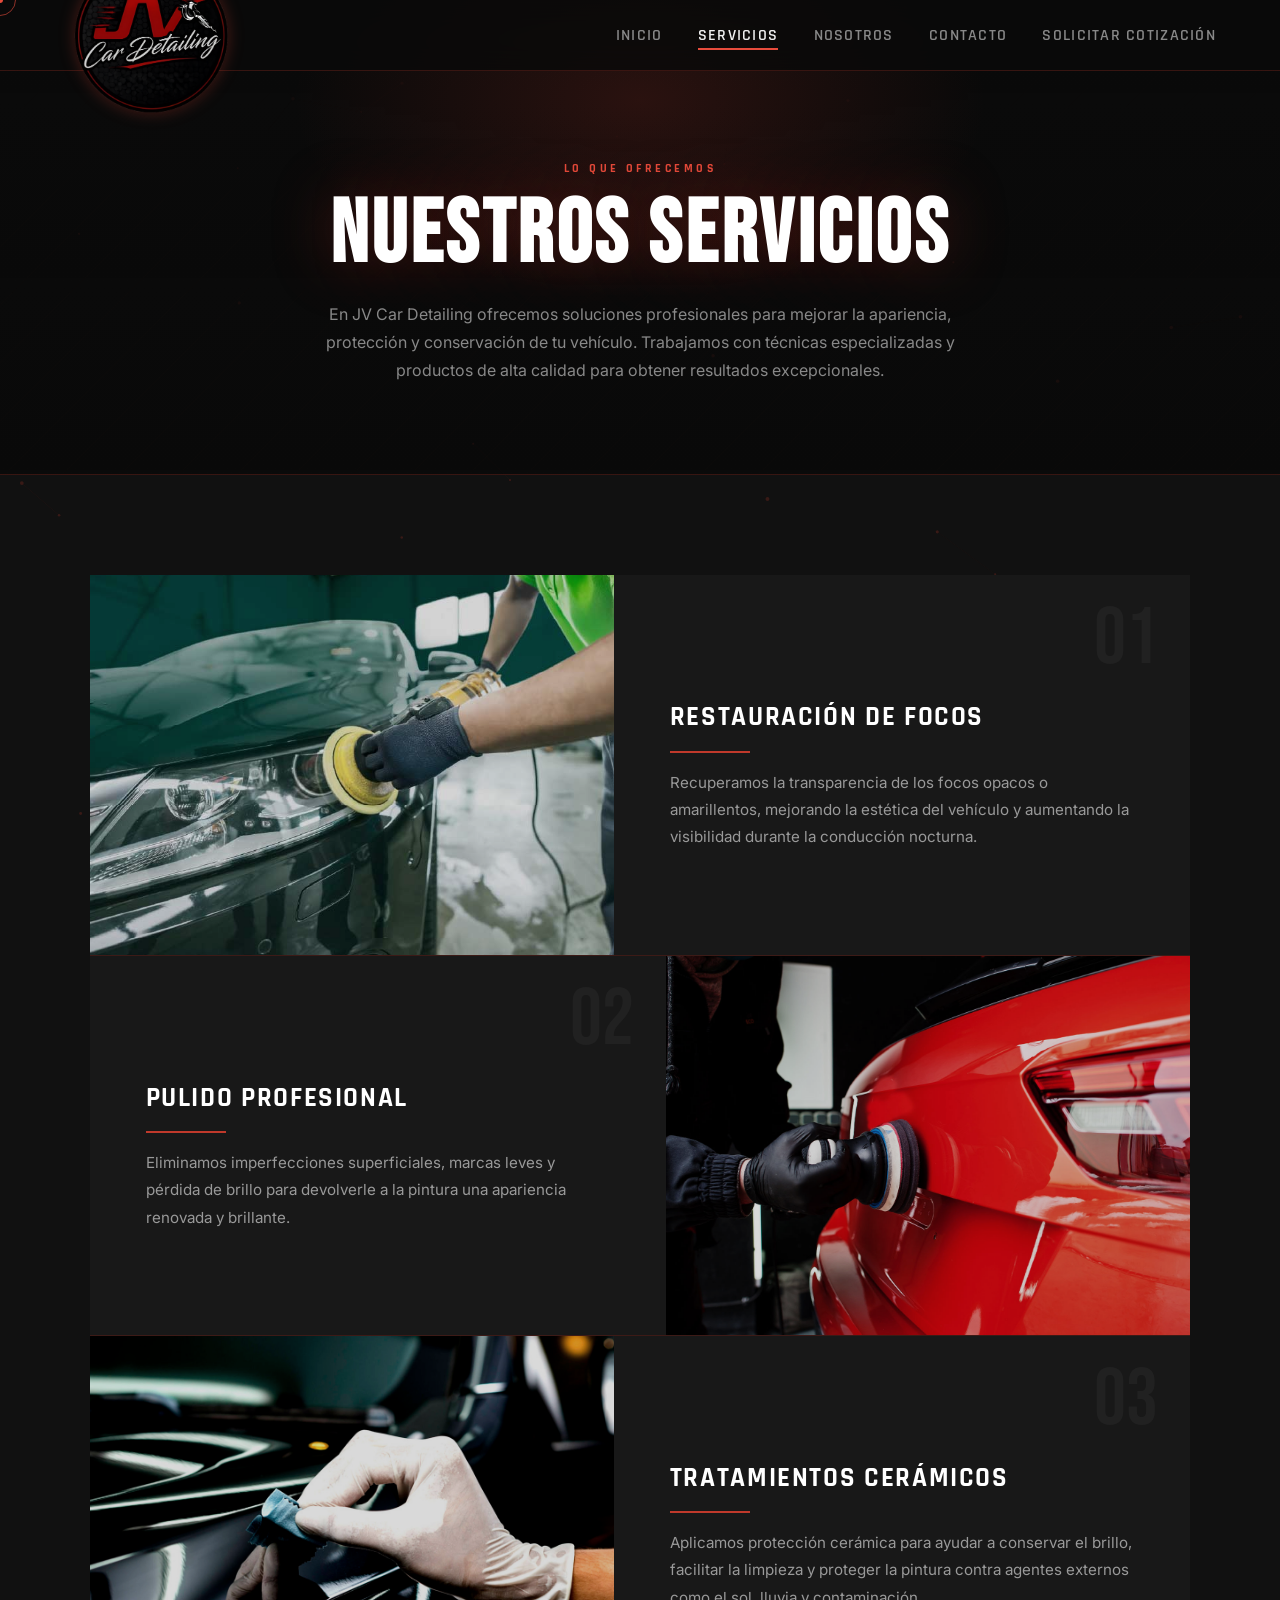
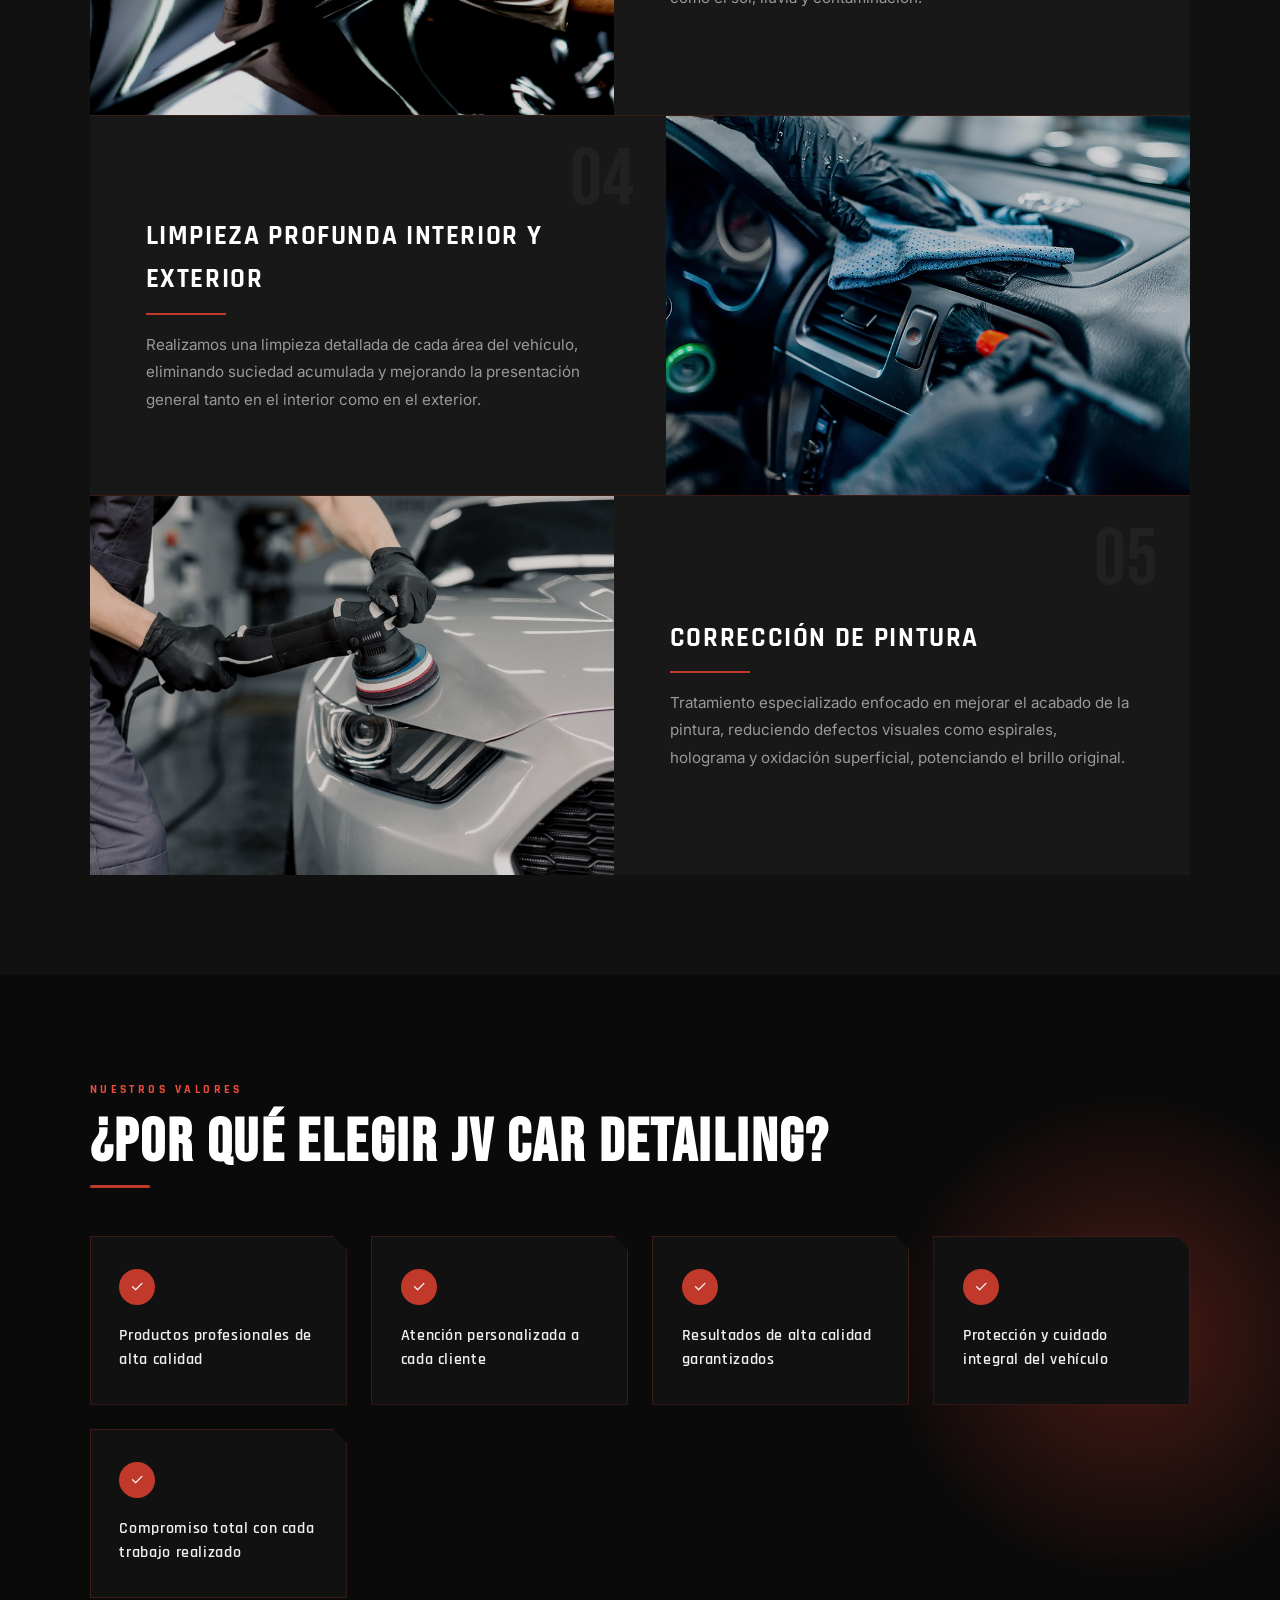
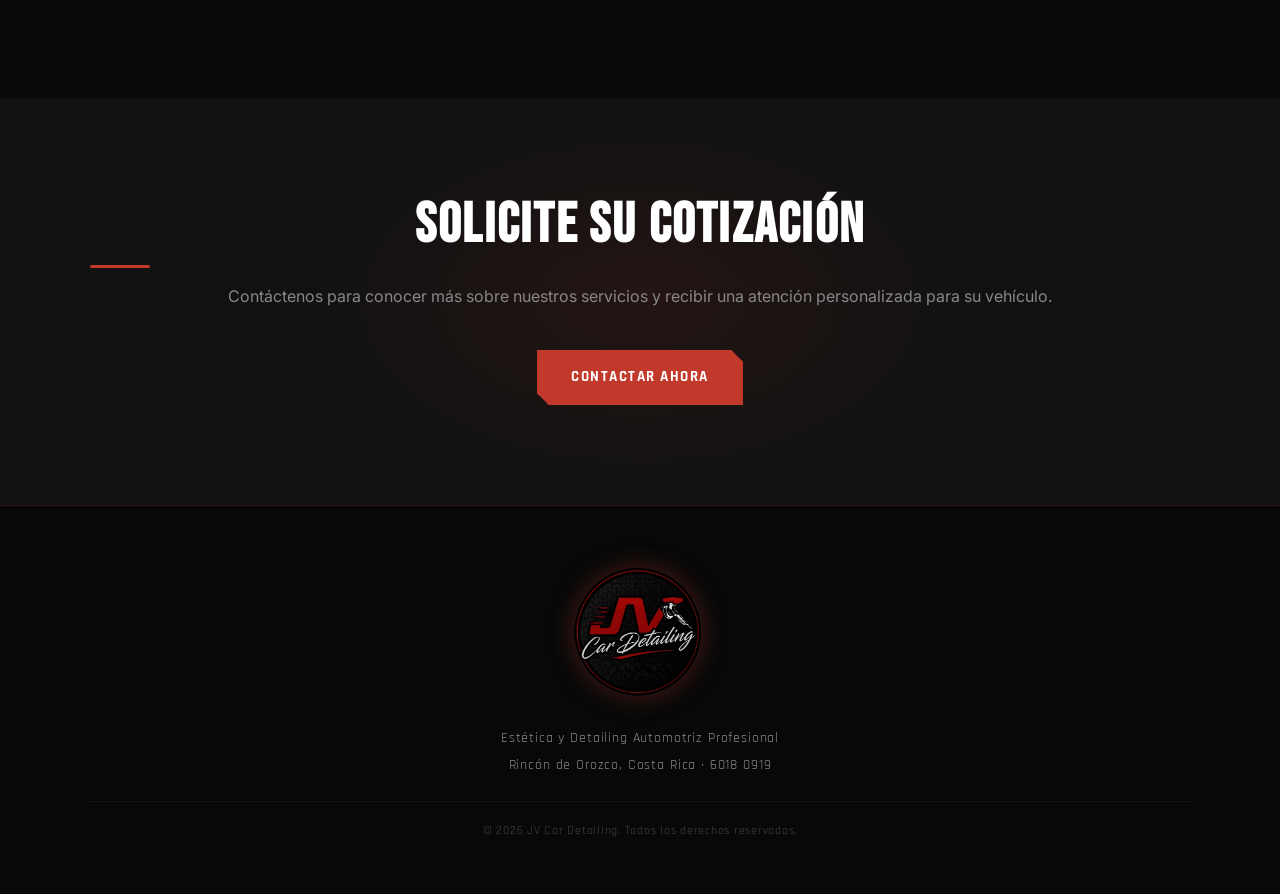
<file: html/servicios.html>
<!DOCTYPE html>
<html lang="es">

<head>
  <meta charset="UTF-8">
  <meta name="viewport" content="width=device-width, initial-scale=1.0">
  <link rel="shortcut icon" href="../logo/favicon.ico" type="image/x-icon">
  <link rel="stylesheet" href="../css/servicios.css">
  <title>Servicios | JV Car Detailing</title>
  <!-- =======================================
     META TAGS — JV CAR DETAILING
     URL: https://kefito5.github.io/jvcardetailing/
======================================= -->


  <!-- ══════════════════════════════════════
     index.html — pegar en el <head>
══════════════════════════════════════ -->
  <meta name="description"
    content="JV Car Detailing — Especialistas en limpieza profunda, pulido profesional, restauración de focos y tratamientos cerámicos en Costa Rica.">
  <meta name="keywords"
    content="car detailing costa rica, pulido de carros, tratamiento cerámico, restauración de focos, limpieza de carros, detailing profesional">
  <meta name="author" content="JV Car Detailing">
  <meta name="robots" content="index, follow">
  <meta name="theme-color" content="#c0392b">

  <meta property="og:type" content="website">
  <meta property="og:url" content="https://kefito5.github.io/jvcardetailing/">
  <meta property="og:title" content="JV Car Detailing | Detallado Profesional">
  <meta property="og:description"
    content="Especialistas en limpieza profunda, pulido profesional, restauración de focos y tratamientos cerámicos. Costa Rica.">
  <meta property="og:image" content="https://kefito5.github.io/jvcardetailing/logo/logo.png">
  <meta property="og:locale" content="es_CR">
  <meta property="og:site_name" content="JV Car Detailing">

  <meta name="twitter:card" content="summary_large_image">
  <meta name="twitter:title" content="JV Car Detailing | Detallado Profesional">
  <meta name="twitter:description" content="Especialistas en detailing automotriz profesional en Costa Rica.">
  <meta name="twitter:image" content="https://kefito5.github.io/jvcardetailing/logo/logo.png">


  <!-- ══════════════════════════════════════
     html/servicios.html — pegar en el <head>
══════════════════════════════════════ -->
  <meta name="description"
    content="Servicios de JV Car Detailing — Restauración de focos, pulido profesional, tratamientos cerámicos, limpieza profunda y corrección de pintura en Costa Rica.">
  <meta name="keywords"
    content="servicios detailing, pulido profesional, tratamiento cerámico, restauración focos, limpieza profunda, corrección pintura costa rica">
  <meta name="author" content="JV Car Detailing">
  <meta name="robots" content="index, follow">
  <meta name="theme-color" content="#c0392b">

  <meta property="og:type" content="website">
  <meta property="og:url" content="https://kefito5.github.io/jvcardetailing/html/servicios.html">
  <meta property="og:title" content="Servicios | JV Car Detailing">
  <meta property="og:description"
    content="Restauración de focos, pulido profesional, tratamientos cerámicos y más. Detailing automotriz profesional en Costa Rica.">
  <meta property="og:image" content="https://kefito5.github.io/jvcardetailing/logo/logo.png">
  <meta property="og:locale" content="es_CR">
  <meta property="og:site_name" content="JV Car Detailing">

  <meta name="twitter:card" content="summary_large_image">
  <meta name="twitter:title" content="Servicios | JV Car Detailing">
  <meta name="twitter:description" content="Restauración de focos, pulido profesional, tratamientos cerámicos y más.">
  <meta name="twitter:image" content="https://kefito5.github.io/jvcardetailing/logo/logo.png">


  <!-- ══════════════════════════════════════
     html/galeria.html — pegar en el <head>
══════════════════════════════════════ -->
  <meta name="description"
    content="Galería de trabajos de JV Car Detailing — Resultados reales de pulido, tratamientos cerámicos, restauración de focos y limpieza profunda.">
  <meta name="keywords" content="galería detailing, antes y después, resultados pulido, trabajos detailing costa rica">
  <meta name="author" content="JV Car Detailing">
  <meta name="robots" content="index, follow">
  <meta name="theme-color" content="#c0392b">

  <meta property="og:type" content="website">
  <meta property="og:url" content="https://kefito5.github.io/jvcardetailing/html/galeria.html">
  <meta property="og:title" content="Galería | JV Car Detailing">
  <meta property="og:description"
    content="Resultados reales de nuestros servicios de detailing automotriz. Antes y después, pulido, cerámica y más.">
  <meta property="og:image" content="https://kefito5.github.io/jvcardetailing/logo/logo.png">
  <meta property="og:locale" content="es_CR">
  <meta property="og:site_name" content="JV Car Detailing">

  <meta name="twitter:card" content="summary_large_image">
  <meta name="twitter:title" content="Galería | JV Car Detailing">
  <meta name="twitter:description" content="Resultados reales de nuestros servicios de detailing automotriz.">
  <meta name="twitter:image" content="https://kefito5.github.io/jvcardetailing/logo/logo.png">


  <!-- ══════════════════════════════════════
     html/nosotros.html — pegar en el <head>
══════════════════════════════════════ -->
  <meta name="description"
    content="Sobre JV Car Detailing — Negocio especializado en detailing automotriz en Costa Rica. Misión, visión y valores de nuestro equipo.">
  <meta name="keywords"
    content="sobre nosotros, jv car detailing, detailing costa rica, quiénes somos, equipo detailing">
  <meta name="author" content="JV Car Detailing">
  <meta name="robots" content="index, follow">
  <meta name="theme-color" content="#c0392b">

  <meta property="og:type" content="website">
  <meta property="og:url" content="https://kefito5.github.io/jvcardetailing/html/nosotros.html">
  <meta property="og:title" content="Nosotros | JV Car Detailing">
  <meta property="og:description"
    content="Somos un negocio especializado en detailing automotriz en Costa Rica. Conocé nuestra historia, misión y valores.">
  <meta property="og:image" content="https://kefito5.github.io/jvcardetailing/logo/logo.png">
  <meta property="og:locale" content="es_CR">
  <meta property="og:site_name" content="JV Car Detailing">

  <meta name="twitter:card" content="summary_large_image">
  <meta name="twitter:title" content="Nosotros | JV Car Detailing">
  <meta name="twitter:description" content="Somos un negocio especializado en detailing automotriz en Costa Rica.">
  <meta name="twitter:image" content="https://kefito5.github.io/jvcardetailing/logo/logo.png">


  <!-- ══════════════════════════════════════
     html/contacto.html — pegar en el <head>
══════════════════════════════════════ -->
  <meta name="description"
    content="Contacto JV Car Detailing — Escribinos por WhatsApp al +506 6018 0919. Ubicados en San Rafael, Alajuela, Costa Rica.">
  <meta name="keywords"
    content="contacto detailing, whatsapp detailing costa rica, ubicación jv car detailing, san rafael alajuela">
  <meta name="author" content="JV Car Detailing">
  <meta name="robots" content="index, follow">
  <meta name="theme-color" content="#c0392b">

  <meta property="og:type" content="website">
  <meta property="og:url" content="https://kefito5.github.io/jvcardetailing/html/contacto.html">
  <meta property="og:title" content="Contacto | JV Car Detailing">
  <meta property="og:description"
    content="Contactanos por WhatsApp al +506 6018 0919. Ubicados en San Rafael, Alajuela, Costa Rica. Lunes a Sábado 8AM-6PM.">
  <meta property="og:image" content="https://kefito5.github.io/jvcardetailing/logo/logo.png">
  <meta property="og:locale" content="es_CR">
  <meta property="og:site_name" content="JV Car Detailing">

  <meta name="twitter:card" content="summary_large_image">
  <meta name="twitter:title" content="Contacto | JV Car Detailing">
  <meta name="twitter:description"
    content="Contactanos por WhatsApp al +506 6018 0919. San Rafael, Alajuela, Costa Rica.">
  <meta name="twitter:image" content="https://kefito5.github.io/jvcardetailing/logo/logo.png">


  <!-- ══════════════════════════════════════
     html/cotizacion.html — pegar en el <head>
══════════════════════════════════════ -->
  <meta name="description"
    content="Solicitar cotización — JV Car Detailing. Completá el formulario con los datos de tu vehículo y te contactamos por WhatsApp de inmediato.">
  <meta name="keywords"
    content="cotización detailing, precio pulido carros, cotizar detailing costa rica, presupuesto detailing">
  <meta name="author" content="JV Car Detailing">
  <meta name="robots" content="index, follow">
  <meta name="theme-color" content="#c0392b">

  <meta property="og:type" content="website">
  <meta property="og:url" content="https://kefito5.github.io/jvcardetailing/html/cotizacion.html">
  <meta property="og:title" content="Solicitar Cotización | JV Car Detailing">
  <meta property="og:description"
    content="Completá el formulario con los datos de tu vehículo y te contactamos por WhatsApp con tu cotización personalizada.">
  <meta property="og:image" content="https://kefito5.github.io/jvcardetailing/logo/logo.png">
  <meta property="og:locale" content="es_CR">
  <meta property="og:site_name" content="JV Car Detailing">

  <meta name="twitter:card" content="summary_large_image">
  <meta name="twitter:title" content="Solicitar Cotización | JV Car Detailing">
  <meta name="twitter:description" content="Completá el formulario y recibí tu cotización personalizada por WhatsApp.">
  <meta name="twitter:image" content="https://kefito5.github.io/jvcardetailing/logo/logo.png">
</head>

<body>

  <!-- ══════════════════════════════
       NAVBAR
  ══════════════════════════════ -->
  <header>
    <nav>

      <a href="../index.html" class="logo">
        <img src="../logo/logo.png" alt="JV Car Detailing Logo" width="180">
      </a>

      <ul>
        <li><a href="../index.html">Inicio</a></li>
        <li><a href="servicios.html" class="active">Servicios</a></li>
        <li><a href="nosotros.html">Nosotros</a></li>
        <li><a href="contacto.html">Contacto</a></li>
        <li><a href="../html/cotizacion.html">Solicitar Cotización</a></li>
      </ul>

    </nav>
  </header>

  <main>

    <!-- ══════════════════════════════
         HERO SERVICIOS
    ══════════════════════════════ -->
    <section class="services-hero">
      <span class="section-label">Lo que ofrecemos</span>
      <h1>Nuestros Servicios</h1>
      <p>
        En JV Car Detailing ofrecemos soluciones profesionales para mejorar
        la apariencia, protección y conservación de tu vehículo. Trabajamos
        con técnicas especializadas y productos de alta calidad para obtener
        resultados excepcionales.
      </p>
    </section>

    <!-- ══════════════════════════════
         LISTA DE SERVICIOS
    ══════════════════════════════ -->
    <section class="all-services-section">

      <div class="service-list">

        <!-- Servicio 1 -->
        <article class="service-item">
          <div class="service-item__img">
            <img src="../img/pulidoFaro.jpg" alt="Restauración de focos">
          </div>
          <div class="service-item__body">
            <span class="service-item__num">01</span>
            <span class="service-item__icon"></span>
            <h2>Restauración de Focos</h2>
            <p>
              Recuperamos la transparencia de los focos opacos o amarillentos,
              mejorando la estética del vehículo y aumentando la visibilidad
              durante la conducción nocturna.
            </p>
          </div>
        </article>

        <!-- Servicio 2 -->
        <article class="service-item reversed">
          <div class="service-item__img">
            <img src="../img/pulido profesional.jpg" alt="Pulido profesional">
          </div>
          <div class="service-item__body">
            <span class="service-item__num">02</span>
            <span class="service-item__icon"></span>
            <h2>Pulido Profesional</h2>
            <p>
              Eliminamos imperfecciones superficiales, marcas leves y pérdida
              de brillo para devolverle a la pintura una apariencia renovada
              y brillante.
            </p>
          </div>
        </article>

        <!-- Servicio 3 -->
        <article class="service-item">
          <div class="service-item__img">
            <img src="../img/Tratamiento_ceramico.jpg" alt="Tratamiento cerámico">
          </div>
          <div class="service-item__body">
            <span class="service-item__num">03</span>
            <span class="service-item__icon"></span>
            <h2>Tratamientos Cerámicos</h2>
            <p>
              Aplicamos protección cerámica para ayudar a conservar el brillo,
              facilitar la limpieza y proteger la pintura contra agentes externos
              como el sol, lluvia y contaminación.
            </p>
          </div>
        </article>

        <!-- Servicio 4 -->
        <article class="service-item reversed">
          <div class="service-item__img">
            <img src="../img/limpiza_profunda.jpg" alt="Limpieza profunda interior y exterior">
          </div>
          <div class="service-item__body">
            <span class="service-item__num">04</span>
            <span class="service-item__icon"></span>
            <h2>Limpieza Profunda Interior y Exterior</h2>
            <p>
              Realizamos una limpieza detallada de cada área del vehículo,
              eliminando suciedad acumulada y mejorando la presentación general
              tanto en el interior como en el exterior.
            </p>
          </div>
        </article>

        <!-- Servicio 5 -->
        <article class="service-item">
          <div class="service-item__img">
            <img src="../img/correcion_pintura.jpg" alt="Corrección de pintura">
          </div>
          <div class="service-item__body">
            <span class="service-item__num">05</span>
            <span class="service-item__icon"></span>
            <h2>Corrección de Pintura</h2>
            <p>
              Tratamiento especializado enfocado en mejorar el acabado de la
              pintura, reduciendo defectos visuales como espirales, holograma
              y oxidación superficial, potenciando el brillo original.
            </p>
          </div>
        </article>

      </div>

    </section>

    <!-- ══════════════════════════════
         ¿POR QUÉ ELEGIRNOS?
    ══════════════════════════════ -->
    <section class="why-section">

      <span class="section-label reveal">Nuestros valores</span>
      <h2 class="section-title reveal">¿Por Qué Elegir JV Car Detailing?</h2>

      <ul class="why-grid">

        <li class="why-card">
          <div class="why-card__check">✓</div>
          <p>Productos profesionales de alta calidad</p>
        </li>

        <li class="why-card">
          <div class="why-card__check">✓</div>
          <p>Atención personalizada a cada cliente</p>
        </li>

        <li class="why-card">
          <div class="why-card__check">✓</div>
          <p>Resultados de alta calidad garantizados</p>
        </li>

        <li class="why-card">
          <div class="why-card__check">✓</div>
          <p>Protección y cuidado integral del vehículo</p>
        </li>

        <li class="why-card">
          <div class="why-card__check">✓</div>
          <p>Compromiso total con cada trabajo realizado</p>
        </li>

      </ul>

    </section>

    <!-- ══════════════════════════════
         CTA FINAL
    ══════════════════════════════ -->
    <section class="services-cta-section">

      <h2 class="reveal">Solicite su Cotización</h2>

      <p class="reveal">
        Contáctenos para conocer más sobre nuestros servicios y recibir
        una atención personalizada para su vehículo.
      </p>

      <div class="reveal">
        <a href="contacto.html" class="btn-primary">Contactar Ahora</a>
      </div>

    </section>

  </main>

  <!-- ══════════════════════════════
       FOOTER
  ══════════════════════════════ -->
  <footer>
    <img src="../logo/logo.png" alt="JV Car Detailing Logo" width="150">
    <p>Estética y Detailing Automotriz Profesional</p>
    <p>Rincón de Orozco, Costa Rica · 6018 0919</p>
    <p class="copyright">© 2026 JV Car Detailing. Todos los derechos reservados.</p>
  </footer>

  <script src="../js/servicios.js"></script>

</body>

</html>
</file>
<file: style.css>
/* =======================================
   JV CAR DETAILING — style.css
   Tema: Dark Premium Automotive
   Paleta: #0a0a0a · #111 · #c0392b · #e74c3c · #fff
======================================= */

@import url('https://fonts.googleapis.com/css2?family=Bebas+Neue&family=Rajdhani:wght@400;500;600;700&family=Inter:wght@300;400;500&display=swap');

/* ── Variables ── */
:root {
  --red: #c0392b;
  --red-bright: #e74c3c;
  --red-glow: rgba(192, 57, 43, 0.35);
  --black: #0a0a0a;
  --surface: #111111;
  --surface2: #181818;
  --border: rgba(192, 57, 43, 0.25);
  --text: #f0f0f0;
  --muted: #888;
  --font-hero: 'Bebas Neue', sans-serif;
  --font-ui: 'Rajdhani', sans-serif;
  --font-body: 'Inter', sans-serif;
  --ease-out: cubic-bezier(0.16, 1, 0.3, 1);
}

/* ── Reset ── */
*,
*::before,
*::after {
  box-sizing: border-box;
  margin: 0;
  padding: 0;
}

html {
  scroll-behavior: smooth;
  font-size: 16px;
}

body {
  background: var(--black);
  color: var(--text);
  font-family: var(--font-body);
  line-height: 1.6;
  overflow-x: hidden;
}

img {
  max-width: 100%;
  display: block;
}

a {
  text-decoration: none;
  color: inherit;
}

ul {
  list-style: none;
}

/* ── Scrollbar ── */
::-webkit-scrollbar {
  width: 6px;
}

::-webkit-scrollbar-track {
  background: var(--black);
}

::-webkit-scrollbar-thumb {
  background: var(--red);
  border-radius: 3px;
}

/* ───────────────────────────────────────
   NAVBAR
─────────────────────────────────────── */
header {
  position: fixed;
  top: 0;
  left: 0;
  right: 0;
  z-index: 100;
  padding: 0 5%;
  background: rgba(10, 10, 10, 0.85);
  backdrop-filter: blur(14px);
  border-bottom: 1px solid var(--border);
  transition: background 0.4s, box-shadow 0.4s;
}

header.scrolled {
  background: rgba(10, 10, 10, 0.97);
  box-shadow: 0 4px 30px rgba(192, 57, 43, 0.15);
}

nav {
  display: flex;
  align-items: center;
  justify-content: space-between;
  height: 70px;
}

.logo img {
  transition: filter 0.3s, transform 0.3s;
  filter: drop-shadow(0 0 8px var(--red-glow));
}

.logo:hover img {
  filter: drop-shadow(0 0 18px var(--red));
  transform: scale(1.04);
}

nav ul {
  display: flex;
  gap: 2.2rem;
}

nav ul li a {
  font-family: var(--font-ui);
  font-size: 1rem;
  font-weight: 600;
  letter-spacing: 0.08em;
  text-transform: uppercase;
  color: var(--muted);
  position: relative;
  padding-bottom: 4px;
  transition: color 0.3s;
}

nav ul li a::after {
  content: '';
  position: absolute;
  bottom: 0;
  left: 0;
  width: 0;
  height: 2px;
  background: var(--red-bright);
  transition: width 0.35s var(--ease-out);
}

nav ul li a:hover,
nav ul li a.active {
  color: var(--text);
}

nav ul li a:hover::after,
nav ul li a.active::after {
  width: 100%;
}

.hamburger {
  display: none;
  align-items: center;
  justify-content: center;
  cursor: pointer;
  padding: 4px;
  background: none;
  border: none;
  width: 36px;
  height: 36px;
  position: relative;
}

.hamburger img {
  width: 28px;
  height: 28px;
  object-fit: contain;
  transition: opacity 0.3s, transform 0.3s;
}

.hamburger.open img {
  opacity: 0;
  transform: rotate(90deg) scale(0.7);
}

.hamburger .close-icon {
  position: absolute;
  font-size: 1.4rem;
  color: var(--text);
  opacity: 0;
  transition: opacity 0.3s, transform 0.3s;
  transform: rotate(-90deg) scale(0.7);
}

.hamburger.open .close-icon {
  opacity: 1;
  transform: rotate(0deg) scale(1);
}

/* ───────────────────────────────────────
   HERO SECTION
─────────────────────────────────────── */
#inicio {
  position: relative;
  min-height: 100vh;
  display: flex;
  align-items: center;
  overflow: hidden;
}

#inicio > img {
  position: absolute;
  inset: 0;
  width: 100%;
  height: 100%;
  object-fit: cover;
  object-position: center;
  transform: scale(1.06);
  animation: heroZoom 12s ease-out forwards;
}

@keyframes heroZoom {
  to {
    transform: scale(1);
  }
}

/* Gradiente oscuro sobre la imagen */
#inicio::before {
  content: '';
  position: absolute;
  inset: 0;
  background:
    linear-gradient(to right, rgba(10, 10, 10, 0.92) 45%, rgba(10, 10, 10, 0.4) 100%),
    linear-gradient(to top, rgba(10, 10, 10, 0.8) 0%, transparent 60%);
  z-index: 1;
}

/* Línea diagonal decorativa */
#inicio::after {
  content: '';
  position: absolute;
  top: 0;
  right: 38%;
  width: 2px;
  height: 100%;
  background: linear-gradient(to bottom, transparent, var(--red), transparent);
  z-index: 1;
  opacity: 0.4;
}

#inicio > div {
  position: relative;
  z-index: 2;
  padding: 120px 7% 80px;
  max-width: 640px;
}

/* Badge superior */
#inicio > div::before {
  content: '— DETAILING PROFESIONAL';
  display: block;
  font-family: var(--font-ui);
  font-size: 0.75rem;
  font-weight: 700;
  letter-spacing: 0.25em;
  color: var(--red-bright);
  margin-bottom: 1.2rem;
  opacity: 0;
  animation: fadeUp 0.8s 0.3s var(--ease-out) forwards;
}

#inicio h1 {
  font-family: var(--font-hero);
  font-size: clamp(3.5rem, 8vw, 6.5rem);
  line-height: 0.92;
  letter-spacing: 0.03em;
  color: #fff;
  text-shadow: 0 0 60px rgba(192, 57, 43, 0.4);
  opacity: 0;
  animation: fadeUp 0.9s 0.5s var(--ease-out) forwards;
}

#inicio h1 span {
  color: var(--red-bright);
}

#inicio h2 {
  font-family: var(--font-ui);
  font-size: clamp(1rem, 2vw, 1.25rem);
  font-weight: 500;
  color: #ccc;
  margin-top: 1.2rem;
  line-height: 1.5;
  opacity: 0;
  animation: fadeUp 0.9s 0.7s var(--ease-out) forwards;
}

#inicio p {
  font-size: 0.95rem;
  color: var(--muted);
  margin-top: 1rem;
  opacity: 0;
  animation: fadeUp 0.9s 0.9s var(--ease-out) forwards;
}

.hero-buttons {
  display: flex;
  gap: 1rem;
  flex-wrap: wrap;
  margin-top: 2.2rem;
  opacity: 0;
  animation: fadeUp 0.9s 1.1s var(--ease-out) forwards;
}

/* ───────────────────────────────────────
   BOTONES
─────────────────────────────────────── */
.btn-primary {
  display: inline-flex;
  align-items: center;
  gap: 0.5rem;
  padding: 0.85rem 2rem;
  background: var(--red);
  color: #fff;
  font-family: var(--font-ui);
  font-size: 0.95rem;
  font-weight: 700;
  letter-spacing: 0.1em;
  text-transform: uppercase;
  border: 2px solid var(--red);
  clip-path: polygon(0 0, calc(100% - 12px) 0, 100% 12px, 100% 100%, 12px 100%, 0 calc(100% - 12px));
  transition: background 0.3s, transform 0.25s, box-shadow 0.3s;
  position: relative;
  overflow: hidden;
}

.btn-primary::after {
  content: '';
  position: absolute;
  inset: 0;
  background: rgba(255, 255, 255, 0.08);
  transform: translateX(-100%);
  transition: transform 0.35s var(--ease-out);
}

.btn-primary:hover::after {
  transform: translateX(0);
}

.btn-primary:hover {
  background: var(--red-bright);
  border-color: var(--red-bright);
  box-shadow: 0 8px 32px var(--red-glow), 0 0 0 1px var(--red-bright);
  transform: translateY(-2px);
}

.btn-secondary {
  display: inline-flex;
  align-items: center;
  gap: 0.5rem;
  padding: 0.85rem 2rem;
  background: transparent;
  color: var(--text);
  font-family: var(--font-ui);
  font-size: 0.95rem;
  font-weight: 700;
  letter-spacing: 0.1em;
  text-transform: uppercase;
  border: 2px solid rgba(255, 255, 255, 0.2);
  clip-path: polygon(0 0, calc(100% - 12px) 0, 100% 12px, 100% 100%, 12px 100%, 0 calc(100% - 12px));
  transition: border-color 0.3s, color 0.3s, transform 0.25s;
}

.btn-secondary:hover {
  border-color: var(--red);
  color: var(--red-bright);
  transform: translateY(-2px);
}

/* ───────────────────────────────────────
   SECCIONES GENERALES
─────────────────────────────────────── */
section {
  padding: 100px 7%;
}

.section-label {
  display: inline-block;
  font-family: var(--font-ui);
  font-size: 0.72rem;
  font-weight: 700;
  letter-spacing: 0.3em;
  text-transform: uppercase;
  color: var(--red-bright);
  margin-bottom: 0.8rem;
}

section > h2,
.section-title {
  font-family: var(--font-hero);
  font-size: clamp(2.4rem, 5vw, 3.8rem);
  letter-spacing: 0.04em;
  color: #fff;
  line-height: 1;
  margin-bottom: 1.2rem;
}

/* Línea decorativa bajo títulos */
section > h2::after,
.section-title::after {
  content: '';
  display: block;
  width: 60px;
  height: 3px;
  background: var(--red);
  margin-top: 0.7rem;
  border-radius: 2px;
}

/* ───────────────────────────────────────
   SERVICIOS DESTACADOS
─────────────────────────────────────── */
.services-section {
  background: var(--surface);
  position: relative;
  overflow: hidden;
}

.services-section::before {
  content: '';
  position: absolute;
  top: -60px;
  right: -60px;
  width: 400px;
  height: 400px;
  background: radial-gradient(circle, var(--red-glow) 0%, transparent 70%);
  pointer-events: none;
}

.services-grid {
  display: grid;
  grid-template-columns: repeat(auto-fit, minmax(260px, 1fr));
  gap: 1.5rem;
  margin-top: 3rem;
}

.service-card {
  background: var(--surface2);
  border: 1px solid var(--border);
  padding: 2rem 1.8rem;
  position: relative;
  overflow: hidden;
  transition: transform 0.35s var(--ease-out), border-color 0.35s, box-shadow 0.35s;
  clip-path: polygon(0 0, calc(100% - 16px) 0, 100% 16px, 100% 100%, 0 100%);
  cursor: default;
}

.service-card::before {
  content: '';
  position: absolute;
  inset: 0;
  background: linear-gradient(135deg, var(--red-glow) 0%, transparent 60%);
  opacity: 0;
  transition: opacity 0.4s;
}

.service-card:hover::before {
  opacity: 1;
}

.service-card:hover {
  transform: translateY(-6px);
  border-color: var(--red);
  box-shadow: 0 16px 48px rgba(192, 57, 43, 0.2);
}

.service-icon {
  font-size: 2.2rem;
  margin-bottom: 1.2rem;
  display: block;
  filter: drop-shadow(0 0 8px var(--red-glow));
  transition: transform 0.35s var(--ease-out);
}

.service-card:hover .service-icon {
  transform: scale(1.15) rotate(-5deg);
}

.service-card h3 {
  font-family: var(--font-ui);
  font-size: 1.2rem;
  font-weight: 700;
  letter-spacing: 0.05em;
  text-transform: uppercase;
  color: #fff;
  margin-bottom: 0.6rem;
}

.service-card p {
  font-size: 0.9rem;
  color: var(--muted);
  line-height: 1.6;
}

.service-card .card-num {
  position: absolute;
  bottom: 1rem;
  right: 1.2rem;
  font-family: var(--font-hero);
  font-size: 4rem;
  color: rgba(255, 255, 255, 0.04);
  line-height: 1;
  pointer-events: none;
  transition: color 0.4s;
}

.service-card:hover .card-num {
  color: rgba(192, 57, 43, 0.08);
}

.services-cta {
  margin-top: 3rem;
  text-align: center;
}

/* ───────────────────────────────────────
   SOBRE NOSOTROS (con stats — usado en otras páginas)
─────────────────────────────────────── */
.about-section {
  display: grid;
  grid-template-columns: 1fr 1fr;
  gap: 4rem;
  align-items: center;
}

.about-text p {
  color: #aaa;
  line-height: 1.8;
  font-size: 0.97rem;
}

.about-text .btn-secondary {
  margin-top: 2rem;
}

.about-stats {
  display: grid;
  grid-template-columns: 1fr 1fr;
  gap: 1.5rem;
}

.stat-box {
  background: var(--surface);
  border: 1px solid var(--border);
  padding: 1.8rem 1.5rem;
  text-align: center;
  clip-path: polygon(0 0, calc(100% - 14px) 0, 100% 14px, 100% 100%, 0 100%);
  transition: border-color 0.3s, transform 0.3s;
}

.stat-box:hover {
  border-color: var(--red);
  transform: translateY(-4px);
}

.stat-num {
  font-family: var(--font-hero);
  font-size: 2.8rem;
  color: var(--red-bright);
  line-height: 1;
  display: block;
  text-shadow: 0 0 20px var(--red-glow);
}

.stat-label {
  font-family: var(--font-ui);
  font-size: 0.8rem;
  font-weight: 600;
  letter-spacing: 0.12em;
  text-transform: uppercase;
  color: var(--muted);
  margin-top: 0.4rem;
  display: block;
}

/* ───────────────────────────────────────
   SOBRE NOSOTROS — versión simple sin stats (index)
─────────────────────────────────────── */
.about-text-full {
  max-width: 720px;
  margin: 0 auto;
  text-align: center;
}

.about-text-full p {
  color: #aaa;
  line-height: 1.8;
  font-size: 0.97rem;
  text-align: left;
}

.about-text-full .section-title::after {
  margin: 0.7rem auto 0;
}

.about-text-full .btn-secondary {
  margin-top: 2rem;
}

/* ───────────────────────────────────────
   BENEFICIOS
─────────────────────────────────────── */
.benefits-section {
  background: var(--surface);
  position: relative;
}

.benefits-section::after {
  content: '';
  position: absolute;
  bottom: 0;
  left: 0;
  right: 0;
  height: 1px;
  background: linear-gradient(to right, transparent, var(--red), transparent);
}

.benefits-grid {
  display: grid;
  grid-template-columns: repeat(auto-fit, minmax(200px, 1fr));
  gap: 1rem;
  margin-top: 3rem;
}

.benefit-item {
  display: flex;
  align-items: center;
  gap: 1rem;
  padding: 1.2rem 1.5rem;
  border: 1px solid var(--border);
  background: var(--surface2);
  transition: border-color 0.3s, transform 0.3s, background 0.3s;
}

.benefit-item:hover {
  border-color: var(--red);
  transform: translateX(6px);
  background: rgba(192, 57, 43, 0.06);
}

.benefit-arrow {
  width: 28px;
  height: 28px;
  background: var(--red);
  display: flex;
  align-items: center;
  justify-content: center;
  flex-shrink: 0;
  clip-path: polygon(0 0, 60% 0, 100% 50%, 60% 100%, 0 100%, 40% 50%);
  transition: background 0.3s;
}

.benefit-item:hover .benefit-arrow {
  background: var(--red-bright);
}

.benefit-item span {
  font-family: var(--font-ui);
  font-weight: 600;
  font-size: 0.95rem;
  letter-spacing: 0.04em;
  color: var(--text);
}

/* ───────────────────────────────────────
   CTA FINAL
─────────────────────────────────────── */
.cta-section {
  text-align: center;
  position: relative;
  overflow: hidden;
}

.cta-section::before {
  content: '';
  position: absolute;
  top: 50%;
  left: 50%;
  transform: translate(-50%, -50%);
  width: 600px;
  height: 600px;
  background: radial-gradient(circle, rgba(192, 57, 43, 0.12) 0%, transparent 70%);
  pointer-events: none;
}

.cta-section h2 {
  font-size: clamp(2rem, 4vw, 3.2rem);
  max-width: 700px;
  margin: 0 auto 1rem;
}

.cta-section h2::after {
  margin: 0.7rem auto 0;
}

.cta-section p {
  color: var(--muted);
  margin-bottom: 2.5rem;
  font-size: 1rem;
}

/* ───────────────────────────────────────
   FOOTER
─────────────────────────────────────── */
footer {
  background: #080808;
  border-top: 1px solid var(--border);
  padding: 3rem 7%;
  text-align: center;
}

footer img {
  margin: 0 auto 1.2rem;
  filter: drop-shadow(0 0 12px var(--red-glow));
}

footer p {
  font-size: 0.88rem;
  color: var(--muted);
  margin-bottom: 0.3rem;
  font-family: var(--font-ui);
  letter-spacing: 0.06em;
}

footer .copyright {
  margin-top: 1.5rem;
  font-size: 0.78rem;
  color: #444;
  padding-top: 1.2rem;
  border-top: 1px solid rgba(255, 255, 255, 0.05);
}

/* ───────────────────────────────────────
   ANIMACIONES DE SCROLL (reveal)
─────────────────────────────────────── */
.reveal {
  opacity: 0;
  transform: translateY(36px);
  transition: opacity 0.8s var(--ease-out), transform 0.8s var(--ease-out);
}

.reveal.visible {
  opacity: 1;
  transform: translateY(0);
}

.reveal-left {
  opacity: 0;
  transform: translateX(-40px);
  transition: opacity 0.8s var(--ease-out), transform 0.8s var(--ease-out);
}

.reveal-left.visible {
  opacity: 1;
  transform: translateX(0);
}

.reveal-right {
  opacity: 0;
  transform: translateX(40px);
  transition: opacity 0.8s var(--ease-out), transform 0.8s var(--ease-out);
}

.reveal-right.visible {
  opacity: 1;
  transform: translateX(0);
}

/* ───────────────────────────────────────
   KEYFRAMES
─────────────────────────────────────── */
@keyframes fadeUp {
  from {
    opacity: 0;
    transform: translateY(28px);
  }

  to {
    opacity: 1;
    transform: translateY(0);
  }
}

@keyframes pulse-red {

  0%,
  100% {
    box-shadow: 0 0 0 0 var(--red-glow);
  }

  50% {
    box-shadow: 0 0 0 12px transparent;
  }
}

/* ───────────────────────────────────────
   CANVAS PARTÍCULAS
─────────────────────────────────────── */
#particles-canvas {
  position: fixed;
  inset: 0;
  pointer-events: none;
  z-index: 0;
  opacity: 0.35;
}

/* ───────────────────────────────────────
   CURSOR PERSONALIZADO
─────────────────────────────────────── */
.cursor-dot,
.cursor-ring {
  position: fixed;
  border-radius: 50%;
  pointer-events: none;
  z-index: 9999;
  transition: transform 0.1s;
}

.cursor-dot {
  width: 6px;
  height: 6px;
  background: var(--red-bright);
  top: 0;
  left: 0;
  transform: translate(-50%, -50%);
}

.cursor-ring {
  width: 32px;
  height: 32px;
  border: 1.5px solid var(--red-bright);
  top: 0;
  left: 0;
  transform: translate(-50%, -50%);
  transition: width 0.3s, height 0.3s, opacity 0.3s, border-color 0.3s;
  opacity: 0.6;
}

.cursor-ring.hover {
  width: 48px;
  height: 48px;
  border-color: #fff;
  opacity: 1;
}

/* ───────────────────────────────────────
   LOADER
─────────────────────────────────────── */
#jv-loader {
  position: fixed;
  inset: 0;
  z-index: 9999;
  background: #0a0a0a;
  display: flex;
  flex-direction: column;
  align-items: center;
  justify-content: center;
  gap: 1.8rem;
  transition: opacity 0.6s var(--ease-out), visibility 0.6s var(--ease-out);
}

#jv-loader.hidden {
  opacity: 0;
  visibility: hidden;
  pointer-events: none;
}

.loader-logo-wrap {
  position: relative;
  display: flex;
  align-items: center;
  justify-content: center;
}

.loader-ring {
  position: absolute;
  width: 130px;
  height: 130px;
  border-radius: 50%;
  border: 2px solid transparent;
  border-top-color: #c0392b;
  border-right-color: rgba(192, 57, 43, 0.25);
  animation: loader-spin 1s linear infinite;
}

.loader-ring-2 {
  position: absolute;
  width: 106px;
  height: 106px;
  border-radius: 50%;
  border: 1.5px solid transparent;
  border-bottom-color: #e74c3c;
  border-left-color: rgba(231, 76, 60, 0.2);
  animation: loader-spin 1.6s linear infinite reverse;
}

.loader-ring-3 {
  position: absolute;
  width: 84px;
  height: 84px;
  border-radius: 50%;
  border: 1px solid rgba(192, 57, 43, 0.15);
  border-top-color: rgba(192, 57, 43, 0.5);
  animation: loader-spin 2.2s linear infinite;
}

@keyframes loader-spin {
  to {
    transform: rotate(360deg);
  }
}

.loader-logo-box {
  width: 64px;
  height: 64px;
  display: flex;
  align-items: center;
  justify-content: center;
  animation: loader-pulse 1.8s ease-in-out infinite;
}

.loader-logo-box img {
  width: 100%;
  height: 100%;
  object-fit: contain;
  filter: drop-shadow(0 0 12px rgba(192, 57, 43, 0.5));
}

@keyframes loader-pulse {

  0%,
  100% {
    transform: scale(1);
    filter: drop-shadow(0 0 8px rgba(192, 57, 43, 0.3));
  }

  50% {
    transform: scale(1.06);
    filter: drop-shadow(0 0 20px rgba(192, 57, 43, 0.6));
  }
}

.loader-text {
  display: flex;
  flex-direction: column;
  align-items: center;
  gap: 0.35rem;
  opacity: 0;
  animation: loader-fadeUp 0.7s 0.2s var(--ease-out) forwards;
}

.loader-brand {
  font-family: var(--font-hero);
  font-size: 2rem;
  letter-spacing: 0.12em;
  color: #fff;
  line-height: 1;
}

.loader-sub {
  font-family: var(--font-ui);
  font-size: 0.68rem;
  font-weight: 700;
  letter-spacing: 0.35em;
  text-transform: uppercase;
  color: #c0392b;
}

.loader-bar-wrap {
  width: 160px;
  height: 2px;
  background: rgba(255, 255, 255, 0.07);
  border-radius: 2px;
  overflow: hidden;
  opacity: 0;
  animation: loader-fadeUp 0.7s 0.4s var(--ease-out) forwards;
}

.loader-bar {
  height: 100%;
  width: 0%;
  background: linear-gradient(to right, #c0392b, #e74c3c);
  border-radius: 2px;
  transition: width 0.12s linear;
}

.loader-dots {
  display: flex;
  gap: 6px;
  opacity: 0;
  animation: loader-fadeUp 0.7s 0.5s var(--ease-out) forwards;
}

.loader-dots span {
  width: 5px;
  height: 5px;
  background: rgba(192, 57, 43, 0.5);
  border-radius: 50%;
  animation: loader-dot 1.2s ease-in-out infinite;
}

.loader-dots span:nth-child(2) {
  animation-delay: 0.2s;
}

.loader-dots span:nth-child(3) {
  animation-delay: 0.4s;
}

@keyframes loader-dot {

  0%,
  100% {
    background: rgba(192, 57, 43, 0.3);
    transform: scale(1);
  }

  50% {
    background: #e74c3c;
    transform: scale(1.4);
  }
}

@keyframes loader-fadeUp {
  from {
    opacity: 0;
    transform: translateY(12px);
  }

  to {
    opacity: 1;
    transform: translateY(0);
  }
}

/* ───────────────────────────────────────
   WHATSAPP FLOTANTE GLOBAL
─────────────────────────────────────── */
.whatsapp-float {
  position: fixed;
  bottom: 2rem;
  right: 2rem;
  z-index: 90;
  display: flex;
  align-items: center;
  gap: 0.8rem;
  background: #25d366;
  color: #fff;
  padding: 0.8rem 1.4rem 0.8rem 1rem;
  border-radius: 50px;
  text-decoration: none;
  font-family: var(--font-ui);
  font-size: 0.9rem;
  font-weight: 700;
  letter-spacing: 0.05em;
  box-shadow: 0 8px 32px rgba(37, 211, 102, 0.4);
  transition: transform 0.3s var(--ease-out), box-shadow 0.3s;
  animation: floatIn 0.8s 1.2s var(--ease-out) both;
}

.whatsapp-float:hover {
  transform: scale(1.06) translateY(-2px);
  box-shadow: 0 14px 40px rgba(37, 211, 102, 0.55);
}

.whatsapp-float img {
  width: 24px;
  height: 24px;
  object-fit: contain;
}

.whatsapp-float::before {
  content: '';
  position: absolute;
  inset: 0;
  border-radius: 50px;
  background: #25d366;
  z-index: -1;
  animation: wa-pulse 2.5s ease-out infinite;
}

@keyframes wa-pulse {
  0% {
    transform: scale(1);
    opacity: 0.6;
  }

  100% {
    transform: scale(1.5);
    opacity: 0;
  }
}

@keyframes floatIn {
  from {
    opacity: 0;
    transform: translateY(20px) scale(0.9);
  }

  to {
    opacity: 1;
    transform: translateY(0) scale(1);
  }
}

@media (max-width: 600px) {
  .whatsapp-float span {
    display: none;
  }

  .whatsapp-float {
    padding: 0.9rem;
    border-radius: 50%;
  }
}

/* ───────────────────────────────────────
   TIPS FLOTANTE
─────────────────────────────────────── */
.tips-float {
  position: fixed;
  bottom: 6rem;
  left: 2rem;
  z-index: 90;
  display: flex;
  align-items: center;
  gap: 0.7rem;
  background: var(--surface);
  border: 1px solid var(--border);
  color: var(--text);
  padding: 0.75rem 1.2rem 0.75rem 0.9rem;
  border-radius: 50px;
  cursor: pointer;
  font-family: var(--font-ui);
  font-size: 0.85rem;
  font-weight: 700;
  letter-spacing: 0.08em;
  text-transform: uppercase;
  box-shadow: 0 8px 32px rgba(0, 0, 0, 0.4);
  transition: border-color 0.3s, transform 0.3s, box-shadow 0.3s, background 0.3s;
  animation: floatIn 0.8s 1.5s var(--ease-out) both;
  position: fixed;
}

.tips-float:hover {
  border-color: var(--red);
  background: var(--surface2);
  transform: translateY(-3px) scale(1.03);
  box-shadow: 0 12px 40px rgba(192, 57, 43, 0.25);
}

.tips-float img {
  width: 26px;
  height: 26px;
  object-fit: contain;
  filter: drop-shadow(0 0 6px rgba(192, 57, 43, 0.5));
  transition: transform 0.4s var(--ease-out);
}

.tips-float:hover img {
  transform: rotate(-10deg) scale(1.15);
}

.tips-float::before {
  content: '';
  position: absolute;
  inset: 0;
  border-radius: 50px;
  border: 1px solid var(--red);
  animation: tips-pulse 2.5s ease-out infinite;
  pointer-events: none;
}

@keyframes tips-pulse {
  0% {
    transform: scale(1);
    opacity: 0.6;
  }

  100% {
    transform: scale(1.18);
    opacity: 0;
  }
}

@media (max-width: 600px) {
  .tips-float span {
    display: none;
  }

  .tips-float {
    padding: 0.85rem;
    border-radius: 50%;
    bottom: 5.5rem;
    left: 1.2rem;
  }

  .tips-float::before {
    border-radius: 50%;
  }
}

.tips-panel {
  position: fixed;
  bottom: 10rem;
  left: 2rem;
  z-index: 91;
  width: 340px;
  background: var(--surface);
  border: 1px solid var(--border);
  clip-path: polygon(0 0, calc(100% - 16px) 0, 100% 16px, 100% 100%, 0 100%);
  box-shadow: 0 20px 60px rgba(0, 0, 0, 0.5), 0 0 0 1px rgba(192, 57, 43, 0.1);
  opacity: 0;
  transform: translateY(16px) scale(0.97);
  pointer-events: none;
  transition: opacity 0.35s var(--ease-out), transform 0.35s var(--ease-out);
}

.tips-panel.open {
  opacity: 1;
  transform: translateY(0) scale(1);
  pointer-events: auto;
}

.tips-panel__header {
  padding: 1.2rem 1.5rem;
  border-bottom: 1px solid var(--border);
  display: flex;
  align-items: center;
  justify-content: space-between;
  background: var(--surface2);
}

.tips-panel__title {
  font-family: var(--font-ui);
  font-size: 0.8rem;
  font-weight: 700;
  letter-spacing: 0.2em;
  text-transform: uppercase;
  color: var(--red-bright);
  display: flex;
  align-items: center;
  gap: 0.5rem;
}

.tips-panel__close {
  background: none;
  border: none;
  color: var(--muted);
  font-size: 1.1rem;
  cursor: pointer;
  line-height: 1;
  padding: 0.2rem;
  transition: color 0.3s, transform 0.3s;
}

.tips-panel__close:hover {
  color: var(--red-bright);
  transform: rotate(90deg);
}

.tips-tabs {
  display: flex;
  border-bottom: 1px solid var(--border);
  overflow-x: auto;
  scrollbar-width: none;
}

.tips-tabs::-webkit-scrollbar {
  display: none;
}

.tips-tab {
  flex: 1;
  padding: 0.7rem 0.5rem;
  background: none;
  border: none;
  border-bottom: 2px solid transparent;
  color: var(--muted);
  font-family: var(--font-ui);
  font-size: 0.72rem;
  font-weight: 700;
  letter-spacing: 0.1em;
  text-transform: uppercase;
  cursor: pointer;
  transition: color 0.3s, border-color 0.3s;
  white-space: nowrap;
}

.tips-tab.active,
.tips-tab:hover {
  color: var(--text);
  border-bottom-color: var(--red);
}

.tips-content {
  padding: 1.2rem 1.5rem;
  max-height: 340px;
  overflow-y: auto;
  scrollbar-width: thin;
  scrollbar-color: var(--red) transparent;
}

.tips-content::-webkit-scrollbar {
  width: 3px;
}

.tips-content::-webkit-scrollbar-thumb {
  background: var(--red);
  border-radius: 3px;
}

.tips-category {
  display: none;
  flex-direction: column;
  gap: 0.9rem;
}

.tips-category.active {
  display: flex;
}

.tip-card {
  display: flex;
  align-items: flex-start;
  gap: 0.9rem;
  padding: 0.9rem 1rem;
  background: var(--surface2);
  border: 1px solid var(--border);
  clip-path: polygon(0 0, calc(100% - 8px) 0, 100% 8px, 100% 100%, 0 100%);
  transition: border-color 0.3s, transform 0.3s;
}

.tip-card:hover {
  border-color: var(--red);
  transform: translateX(4px);
}

.tip-card__icon {
  width: 32px;
  height: 32px;
  min-width: 32px;
  object-fit: contain;
  filter: drop-shadow(0 0 6px rgba(192, 57, 43, 0.3));
}

.tip-card__body {
  flex: 1;
}

.tip-card__title {
  font-family: var(--font-ui);
  font-size: 0.82rem;
  font-weight: 700;
  letter-spacing: 0.05em;
  color: #fff;
  margin-bottom: 0.2rem;
}

.tip-card__desc {
  font-size: 0.78rem;
  color: var(--muted);
  line-height: 1.5;
}

.tips-panel__footer {
  padding: 1rem 1.5rem;
  border-top: 1px solid var(--border);
  text-align: center;
}

.tips-panel__footer a {
  font-family: var(--font-ui);
  font-size: 0.78rem;
  font-weight: 700;
  letter-spacing: 0.1em;
  text-transform: uppercase;
  color: var(--red-bright);
  transition: color 0.3s;
}

.tips-panel__footer a:hover {
  color: #fff;
}

@media (max-width: 600px) {
  .tips-panel {
    left: 1rem;
    right: 1rem;
    width: auto;
    bottom: 9rem;
  }
}

/* ───────────────────────────────────────
   RESPONSIVE GENERAL
─────────────────────────────────────── */
@media (max-width: 900px) {
  .about-section {
    grid-template-columns: 1fr;
    gap: 2.5rem;
  }

  .about-stats {
    grid-template-columns: 1fr 1fr;
  }
}

@media (max-width: 700px) {
  nav ul {
    position: fixed;
    top: 70px;
    left: 0;
    right: 0;
    background: rgba(10, 10, 10, 0.97);
    flex-direction: column;
    gap: 0;
    padding: 1rem 0;
    border-bottom: 1px solid var(--border);
    transform: translateY(-120%);
    opacity: 0;
    transition: transform 0.4s var(--ease-out), opacity 0.4s;
    pointer-events: none;
  }

  nav ul.open {
    transform: translateY(0);
    opacity: 1;
    pointer-events: auto;
  }

  nav ul li a {
    display: block;
    padding: 0.9rem 7%;
    font-size: 1.1rem;
  }

  nav ul li a::after {
    display: none;
  }

  .hamburger {
    display: flex;
  }

  #inicio > div {
    padding: 110px 6% 60px;
  }

  section {
    padding: 70px 6%;
  }

  .services-grid {
    grid-template-columns: 1fr;
  }

  .benefits-grid {
    grid-template-columns: 1fr;
  }
}
</file>
<file: css/contacto.css>
/* =======================================
   JV CAR DETAILING — contacto.css
======================================= */

@import url('../style.css');

/* ───────────────────────────────────────
   HERO CONTACTO
─────────────────────────────────────── */
.contact-hero {
  padding: 160px 7% 90px;
  text-align: center;
  position: relative;
  overflow: hidden;
  background:
    linear-gradient(to bottom, rgba(10, 10, 10, 0.95) 0%, rgba(10, 10, 10, 0.7) 100%),
    repeating-linear-gradient(-45deg,
      transparent, transparent 40px,
      rgba(192, 57, 43, 0.03) 40px,
      rgba(192, 57, 43, 0.03) 41px);
  border-bottom: 1px solid var(--border);
}

.contact-hero::before {
  content: '';
  position: absolute;
  top: -80px;
  left: 50%;
  transform: translateX(-50%);
  width: 700px;
  height: 400px;
  background: radial-gradient(ellipse, rgba(192, 57, 43, 0.2) 0%, transparent 70%);
  pointer-events: none;
}

.contact-hero h1 {
  font-family: var(--font-hero);
  font-size: clamp(3rem, 7vw, 5.5rem);
  letter-spacing: 0.04em;
  color: #fff;
  line-height: 0.95;
  text-shadow: 0 0 60px rgba(192, 57, 43, 0.35);
  opacity: 0;
  animation: fadeUp 0.9s 0.3s var(--ease-out) forwards;
}

.contact-hero p {
  max-width: 580px;
  margin: 1.4rem auto 0;
  color: var(--muted);
  font-size: 1rem;
  line-height: 1.75;
  opacity: 0;
  animation: fadeUp 0.9s 0.55s var(--ease-out) forwards;
}

/* ───────────────────────────────────────
   LAYOUT PRINCIPAL (info + mapa)
─────────────────────────────────────── */
.contact-main {
  padding: 100px 7%;
  display: grid;
  grid-template-columns: 1fr 1.2fr;
  gap: 4rem;
  align-items: start;
}

/* ───────────────────────────────────────
   COLUMNA IZQUIERDA — INFO
─────────────────────────────────────── */
.contact-info {
  display: flex;
  flex-direction: column;
  gap: 2rem;
}

/* Cards de info */
.info-card {
  background: var(--surface);
  border: 1px solid var(--border);
  padding: 1.8rem 2rem;
  display: flex;
  align-items: flex-start;
  gap: 1.3rem;
  clip-path: polygon(0 0, calc(100% - 14px) 0, 100% 14px, 100% 100%, 0 100%);
  transition: border-color 0.35s, transform 0.35s, box-shadow 0.35s;
  text-decoration: none;
  color: inherit;
  position: relative;
  overflow: hidden;
}

.info-card::before {
  content: '';
  position: absolute;
  inset: 0;
  background: linear-gradient(135deg, var(--red-glow) 0%, transparent 60%);
  opacity: 0;
  transition: opacity 0.4s;
}

.info-card:hover::before {
  opacity: 1;
}

.info-card:hover {
  border-color: var(--red);
  transform: translateX(6px);
  box-shadow: 0 10px 36px rgba(192, 57, 43, 0.18);
}

.info-card__icon {
  width: 48px;
  height: 48px;
  background: var(--red);
  display: flex;
  align-items: center;
  justify-content: center;
  font-size: 1.3rem;
  flex-shrink: 0;
  clip-path: polygon(0 0, calc(100% - 8px) 0, 100% 8px, 100% 100%, 0 100%);
  transition: background 0.3s, transform 0.35s var(--ease-out);
}

.info-card:hover .info-card__icon {
  background: var(--red-bright);
  transform: scale(1.1) rotate(-5deg);
}

.info-card__body {
  flex: 1;
}

.info-card__label {
  font-family: var(--font-ui);
  font-size: 0.72rem;
  font-weight: 700;
  letter-spacing: 0.2em;
  text-transform: uppercase;
  color: var(--red-bright);
  display: block;
  margin-bottom: 0.3rem;
}

.info-card__value {
  font-family: var(--font-ui);
  font-size: 1.05rem;
  font-weight: 600;
  color: var(--text);
  display: block;
}

.info-card__sub {
  font-size: 0.83rem;
  color: var(--muted);
  margin-top: 0.2rem;
  display: block;
}

/* Horario */
.schedule-card {
  background: var(--surface);
  border: 1px solid var(--border);
  padding: 1.8rem 2rem;
  clip-path: polygon(0 0, calc(100% - 14px) 0, 100% 14px, 100% 100%, 0 100%);
}

.schedule-card h3 {
  font-family: var(--font-ui);
  font-size: 0.72rem;
  font-weight: 700;
  letter-spacing: 0.2em;
  text-transform: uppercase;
  color: var(--red-bright);
  margin-bottom: 1.2rem;
}

.schedule-row {
  display: flex;
  justify-content: space-between;
  align-items: center;
  padding: 0.6rem 0;
  border-bottom: 1px solid rgba(255, 255, 255, 0.05);
}

.schedule-row:last-child {
  border-bottom: none;
}

.schedule-day {
  font-family: var(--font-ui);
  font-size: 0.92rem;
  font-weight: 600;
  color: var(--text);
}

.schedule-time {
  font-family: var(--font-ui);
  font-size: 0.88rem;
  color: var(--muted);
}

.schedule-badge {
  display: inline-flex;
  align-items: center;
  gap: 0.4rem;
  font-family: var(--font-ui);
  font-size: 0.72rem;
  font-weight: 700;
  letter-spacing: 0.1em;
  text-transform: uppercase;
  color: #2ecc71;
  margin-top: 1rem;
}

.schedule-badge::before {
  content: '';
  width: 7px;
  height: 7px;
  background: #2ecc71;
  border-radius: 50%;
  box-shadow: 0 0 6px #2ecc71;
  animation: pulse-green 2s infinite;
}

@keyframes pulse-green {

  0%,
  100% {
    opacity: 1;
  }

  50% {
    opacity: 0.4;
  }
}

/* Redes sociales */
.social-row {
  display: flex;
  gap: 1rem;
}

.social-btn {
  flex: 1;
  display: flex;
  align-items: center;
  justify-content: center;
  gap: 0.6rem;
  padding: 0.9rem 1rem;
  font-family: var(--font-ui);
  font-size: 0.88rem;
  font-weight: 700;
  letter-spacing: 0.06em;
  text-transform: uppercase;
  border: 1px solid var(--border);
  color: var(--text);
  text-decoration: none;
  clip-path: polygon(0 0, calc(100% - 8px) 0, 100% 8px, 100% 100%, 0 100%);
  transition: border-color 0.3s, background 0.3s, transform 0.3s, color 0.3s;
}

.social-btn:hover {
  border-color: var(--red);
  background: rgba(192, 57, 43, 0.1);
  color: #fff;
  transform: translateY(-3px);
}

.social-btn img {
  width: 20px;
  height: 20px;
  object-fit: contain;
  filter: brightness(0.7);
  transition: filter 0.3s;
}

.social-btn:hover img {
  filter: brightness(1);
}

/* ───────────────────────────────────────
   COLUMNA DERECHA — MAPA
─────────────────────────────────────── */
.contact-map {
  display: flex;
  flex-direction: column;
  gap: 1.5rem;
}

.map-wrapper {
  position: relative;
  border: 1px solid var(--border);
  overflow: hidden;
  clip-path: polygon(0 0, calc(100% - 20px) 0, 100% 20px, 100% 100%, 20px 100%, 0 calc(100% - 20px));
  transition: border-color 0.35s, box-shadow 0.35s;
}

.map-wrapper:hover {
  border-color: var(--red);
  box-shadow: 0 12px 48px rgba(192, 57, 43, 0.2);
}

.map-wrapper iframe {
  width: 100%;
  height: 420px;
  display: block;
  border: 0;
  filter: grayscale(0.6) invert(0.85) hue-rotate(180deg) brightness(0.85);
  transition: filter 0.5s;
}

.map-wrapper:hover iframe {
  filter: grayscale(0.2) invert(0.85) hue-rotate(180deg) brightness(0.95);
}

/* Etiqueta sobre el mapa */
.map-tag {
  position: absolute;
  top: 1rem;
  left: 1rem;
  background: var(--red);
  padding: 0.5rem 1.1rem;
  font-family: var(--font-ui);
  font-size: 0.78rem;
  font-weight: 700;
  letter-spacing: 0.12em;
  text-transform: uppercase;
  color: #fff;
  clip-path: polygon(0 0, calc(100% - 8px) 0, 100% 8px, 100% 100%, 0 100%);
  z-index: 1;
  display: flex;
  align-items: center;
  gap: 0.4rem;
}

/* Botón abrir en maps */
.map-open-btn {
  display: flex;
  align-items: center;
  justify-content: center;
  gap: 0.6rem;
  padding: 0.9rem;
  background: var(--surface);
  border: 1px solid var(--border);
  color: var(--muted);
  font-family: var(--font-ui);
  font-size: 0.85rem;
  font-weight: 600;
  letter-spacing: 0.08em;
  text-transform: uppercase;
  text-decoration: none;
  clip-path: polygon(0 0, calc(100% - 10px) 0, 100% 10px, 100% 100%, 0 100%);
  transition: border-color 0.3s, color 0.3s, background 0.3s;
}

.map-open-btn:hover {
  border-color: var(--red);
  color: var(--text);
  background: rgba(192, 57, 43, 0.08);
}

/* ───────────────────────────────────────
   CTA WHATSAPP FLOTANTE
─────────────────────────────────────── */
.whatsapp-float {
  position: fixed;
  bottom: 2rem;
  right: 2rem;
  z-index: 90;
  display: flex;
  align-items: center;
  gap: 0.8rem;
  background: #25d366;
  color: #fff;
  padding: 0.8rem 1.4rem 0.8rem 1rem;
  border-radius: 50px;
  text-decoration: none;
  font-family: var(--font-ui);
  font-size: 0.9rem;
  font-weight: 700;
  letter-spacing: 0.05em;
  box-shadow: 0 8px 32px rgba(37, 211, 102, 0.4);
  transition: transform 0.3s var(--ease-out), box-shadow 0.3s;
  animation: floatIn 0.8s 1.2s var(--ease-out) both;
}

.whatsapp-float:hover {
  transform: scale(1.06) translateY(-2px);
  box-shadow: 0 14px 40px rgba(37, 211, 102, 0.55);
}

.whatsapp-float img {
  width: 24px;
  height: 24px;
  filter: brightness(10);
}

@keyframes floatIn {
  from {
    opacity: 0;
    transform: translateY(20px) scale(0.9);
  }

  to {
    opacity: 1;
    transform: translateY(0) scale(1);
  }
}

/* Pulso animado */
.whatsapp-float::before {
  content: '';
  position: absolute;
  inset: 0;
  border-radius: 50px;
  background: #25d366;
  z-index: -1;
  animation: wa-pulse 2.5s ease-out infinite;
}

@keyframes wa-pulse {
  0% {
    transform: scale(1);
    opacity: 0.6;
  }

  100% {
    transform: scale(1.5);
    opacity: 0;
  }
}

/* ───────────────────────────────────────
   CTA FINAL
─────────────────────────────────────── */
.contact-cta {
  padding: 100px 7%;
  text-align: center;
  background: var(--surface);
  position: relative;
  overflow: hidden;
}

.contact-cta::before {
  content: '';
  position: absolute;
  top: 50%;
  left: 50%;
  transform: translate(-50%, -50%);
  width: 700px;
  height: 400px;
  background: radial-gradient(ellipse, rgba(192, 57, 43, 0.1) 0%, transparent 70%);
  pointer-events: none;
}

.contact-cta h2 {
  font-family: var(--font-hero);
  font-size: clamp(2rem, 4.5vw, 3.5rem);
  letter-spacing: 0.04em;
  color: #fff;
  margin-bottom: 1rem;
}

.contact-cta p {
  color: var(--muted);
  margin-bottom: 2.5rem;
}

.contact-cta-btns {
  display: flex;
  gap: 1rem;
  justify-content: center;
  flex-wrap: wrap;
}

/* ───────────────────────────────────────
   RESPONSIVE
─────────────────────────────────────── */
@media (max-width: 960px) {
  .contact-main {
    grid-template-columns: 1fr;
    gap: 3rem;
  }

  .map-wrapper iframe {
    height: 340px;
  }
}

@media (max-width: 600px) {
  .contact-hero {
    padding: 130px 6% 70px;
  }

  .contact-main {
    padding: 70px 6%;
  }

  .social-row {
    flex-direction: column;
  }

  .whatsapp-float span {
    display: none;
  }

  .whatsapp-float {
    padding: 0.9rem;
    border-radius: 50%;
  }

  .map-wrapper iframe {
    height: 260px;
  }
}

.info-card__icon img {
  width: 26px;
  height: 26px;
  object-fit: contain;
  filter: brightness(0) invert(1);
  /* los hace blancos */
}
</file>
<file: css/cotizacion.css>
/* =======================================
   JV CAR DETAILING — cotizacion.css
======================================= */

@import url('../style.css');

/* ───────────────────────────────────────
   HERO
─────────────────────────────────────── */
.quote-hero {
  padding: 160px 7% 90px;
  text-align: center;
  position: relative;
  overflow: hidden;
  background:
    linear-gradient(to bottom, rgba(10, 10, 10, 0.95) 0%, rgba(10, 10, 10, 0.7) 100%),
    repeating-linear-gradient(-45deg, transparent, transparent 40px,
      rgba(192, 57, 43, 0.03) 40px, rgba(192, 57, 43, 0.03) 41px);
  border-bottom: 1px solid var(--border);
}

.quote-hero::before {
  content: '';
  position: absolute;
  top: -80px;
  left: 50%;
  transform: translateX(-50%);
  width: 700px;
  height: 400px;
  background: radial-gradient(ellipse, rgba(192, 57, 43, 0.2) 0%, transparent 70%);
  pointer-events: none;
}

.quote-hero h1 {
  font-family: var(--font-hero);
  font-size: clamp(3rem, 7vw, 5.5rem);
  letter-spacing: 0.04em;
  color: #fff;
  line-height: 0.95;
  text-shadow: 0 0 60px rgba(192, 57, 43, 0.35);
  opacity: 0;
  animation: fadeUp 0.9s 0.3s var(--ease-out) forwards;
}

.quote-hero p {
  max-width: 560px;
  margin: 1.4rem auto 0;
  color: var(--muted);
  font-size: 1rem;
  line-height: 1.75;
  opacity: 0;
  animation: fadeUp 0.9s 0.55s var(--ease-out) forwards;
}

/* ───────────────────────────────────────
   LAYOUT FORMULARIO
─────────────────────────────────────── */
.quote-section {
  padding: 100px 7%;
  display: grid;
  grid-template-columns: 1fr 380px;
  gap: 4rem;
  align-items: start;
}

/* ───────────────────────────────────────
   FORMULARIO
─────────────────────────────────────── */
.quote-form {
  display: flex;
  flex-direction: column;
  gap: 1.8rem;
}

/* Grupo de campo */
.form-group {
  display: flex;
  flex-direction: column;
  gap: 0.5rem;
}

.form-group label {
  font-family: var(--font-ui);
  font-size: 0.78rem;
  font-weight: 700;
  letter-spacing: 0.18em;
  text-transform: uppercase;
  color: var(--red-bright);
}

.form-group input,
.form-group select,
.form-group textarea {
  background: var(--surface);
  border: 1px solid var(--border);
  color: var(--text);
  font-family: var(--font-body);
  font-size: 0.95rem;
  padding: 0.9rem 1.2rem;
  outline: none;
  transition: border-color 0.3s, box-shadow 0.3s, background 0.3s;
  clip-path: polygon(0 0, calc(100% - 10px) 0, 100% 10px, 100% 100%, 0 100%);
  width: 100%;
  appearance: none;
  -webkit-appearance: none;
}

.form-group input::placeholder,
.form-group textarea::placeholder {
  color: #555;
}

.form-group input:focus,
.form-group select:focus,
.form-group textarea:focus {
  border-color: var(--red);
  box-shadow: 0 0 0 3px rgba(192, 57, 43, 0.12);
  background: var(--surface2);
}

.form-group select {
  cursor: pointer;
  background-image: url("data:image/svg+xml,%3Csvg xmlns='http://www.w3.org/2000/svg' width='12' height='8' viewBox='0 0 12 8'%3E%3Cpath d='M1 1l5 5 5-5' stroke='%23888' stroke-width='1.5' fill='none' stroke-linecap='round'/%3E%3C/svg%3E");
  background-repeat: no-repeat;
  background-position: right 1rem center;
  padding-right: 2.5rem;
}

.form-group select option {
  background: var(--surface2);
  color: var(--text);
}

.form-group textarea {
  resize: vertical;
  min-height: 110px;
}

/* Fila de 2 columnas */
.form-row {
  display: grid;
  grid-template-columns: 1fr 1fr;
  gap: 1.2rem;
}

/* ───────────────────────────────────────
   CHECKBOXES DE SERVICIOS
─────────────────────────────────────── */
.services-check-grid {
  display: grid;
  grid-template-columns: 1fr 1fr;
  gap: 0.7rem;
  margin-top: 0.2rem;
}

.check-item {
  display: flex;
  align-items: center;
  gap: 0.7rem;
  padding: 0.85rem 1rem;
  background: var(--surface);
  border: 1px solid var(--border);
  cursor: pointer;
  clip-path: polygon(0 0, calc(100% - 8px) 0, 100% 8px, 100% 100%, 0 100%);
  transition: border-color 0.3s, background 0.3s, transform 0.25s;
  user-select: none;
}

.check-item:hover {
  border-color: var(--red);
  background: rgba(192, 57, 43, 0.06);
  transform: translateX(3px);
}

.check-item input[type="checkbox"] {
  appearance: none;
  -webkit-appearance: none;
  width: 18px;
  height: 18px;
  min-width: 18px;
  border: 2px solid var(--border);
  background: var(--surface2);
  cursor: pointer;
  position: relative;
  transition: border-color 0.3s, background 0.3s;
  clip-path: none;
  padding: 0;
}

.check-item input[type="checkbox"]:checked {
  background: var(--red);
  border-color: var(--red);
}

.check-item input[type="checkbox"]:checked::after {
  content: '✓';
  position: absolute;
  top: 50%;
  left: 50%;
  transform: translate(-50%, -50%);
  color: #fff;
  font-size: 0.7rem;
  font-weight: 900;
}

.check-item.selected {
  border-color: var(--red);
  background: rgba(192, 57, 43, 0.08);
}

.check-label {
  font-family: var(--font-ui);
  font-size: 0.88rem;
  font-weight: 600;
  color: var(--text);
  line-height: 1.3;
}

.check-icon {
  font-size: 1rem;
  flex-shrink: 0;
}

/* ───────────────────────────────────────
   BOTÓN ENVIAR
─────────────────────────────────────── */
.btn-submit {
  display: flex;
  align-items: center;
  justify-content: center;
  gap: 0.7rem;
  padding: 1.1rem 2rem;
  background: #25d366;
  color: #fff;
  font-family: var(--font-ui);
  font-size: 1rem;
  font-weight: 700;
  letter-spacing: 0.1em;
  text-transform: uppercase;
  border: none;
  cursor: pointer;
  clip-path: polygon(0 0, calc(100% - 14px) 0, 100% 14px, 100% 100%, 14px 100%, 0 calc(100% - 14px));
  transition: background 0.3s, transform 0.25s, box-shadow 0.3s;
  position: relative;
  overflow: hidden;
  width: 100%;
}

.btn-submit::after {
  content: '';
  position: absolute;
  inset: 0;
  background: rgba(255, 255, 255, 0.1);
  transform: translateX(-100%);
  transition: transform 0.35s var(--ease-out);
}

.btn-submit:hover::after {
  transform: translateX(0);
}

.btn-submit:hover {
  background: #1ebe5d;
  transform: translateY(-2px);
  box-shadow: 0 10px 36px rgba(37, 211, 102, 0.35);
}

.btn-submit:active {
  transform: translateY(0);
}

.btn-submit svg {
  width: 22px;
  height: 22px;
  fill: currentColor;
  flex-shrink: 0;
}

/* Nota bajo el botón */
.form-note {
  text-align: center;
  font-size: 0.8rem;
  color: #555;
  margin-top: -0.8rem;
}

/* ───────────────────────────────────────
   PANEL LATERAL — RESUMEN
─────────────────────────────────────── */
.quote-sidebar {
  display: flex;
  flex-direction: column;
  gap: 1.5rem;
  position: sticky;
  top: 100px;
}

.sidebar-card {
  background: var(--surface);
  border: 1px solid var(--border);
  padding: 1.8rem;
  clip-path: polygon(0 0, calc(100% - 14px) 0, 100% 14px, 100% 100%, 0 100%);
}

.sidebar-card h3 {
  font-family: var(--font-ui);
  font-size: 0.75rem;
  font-weight: 700;
  letter-spacing: 0.2em;
  text-transform: uppercase;
  color: var(--red-bright);
  margin-bottom: 1.2rem;
  padding-bottom: 0.8rem;
  border-bottom: 1px solid var(--border);
}

/* Preview del mensaje */
.message-preview {
  background: var(--surface2);
  border: 1px solid var(--border);
  border-left: 3px solid #25d366;
  padding: 1.2rem;
  font-size: 0.85rem;
  color: #aaa;
  line-height: 1.8;
  white-space: pre-wrap;
  word-break: break-word;
  min-height: 160px;
  font-family: var(--font-body);
}

.message-preview strong {
  color: #fff;
}

/* Tips */
.tip-item {
  display: flex;
  align-items: flex-start;
  gap: 0.8rem;
  padding: 0.8rem 0;
  border-bottom: 1px solid rgba(255, 255, 255, 0.04);
}

.tip-item:last-child {
  border-bottom: none;
}

.tip-dot {
  width: 6px;
  height: 6px;
  background: var(--red);
  border-radius: 50%;
  margin-top: 0.45rem;
  flex-shrink: 0;
}

.tip-item p {
  font-size: 0.83rem;
  color: var(--muted);
  line-height: 1.5;
}

/* ───────────────────────────────────────
   VALIDACIÓN
─────────────────────────────────────── */
.form-group.error input,
.form-group.error select,
.form-group.error textarea {
  border-color: var(--red-bright);
  box-shadow: 0 0 0 3px rgba(231, 76, 60, 0.15);
}

.error-msg {
  font-size: 0.75rem;
  color: var(--red-bright);
  font-family: var(--font-ui);
  display: none;
}

.form-group.error .error-msg {
  display: block;
}

.check-error {
  font-size: 0.75rem;
  color: var(--red-bright);
  font-family: var(--font-ui);
  display: none;
  margin-top: 0.3rem;
}

.check-error.visible {
  display: block;
}

/* ───────────────────────────────────────
   RESPONSIVE
─────────────────────────────────────── */
@media (max-width: 1024px) {
  .quote-section {
    grid-template-columns: 1fr;
    gap: 3rem;
  }

  .quote-sidebar {
    position: static;
  }
}

@media (max-width: 600px) {
  .quote-hero {
    padding: 130px 6% 70px;
  }

  .quote-section {
    padding: 70px 6%;
  }

  .form-row {
    grid-template-columns: 1fr;
  }

  .services-check-grid {
    grid-template-columns: 1fr;
  }
}
</file>
<file: css/servicios.css>
/* =======================================
   JV CAR DETAILING — servicios.css
   Importa las variables y base del style.css principal
   Solo estilos específicos de la página de servicios
======================================= */

@import url('../style.css');

/* ───────────────────────────────────────
   HERO DE SERVICIOS (reemplaza el #inicio)
─────────────────────────────────────── */
.services-hero {
  padding: 160px 7% 90px;
  background:
    linear-gradient(to bottom, rgba(10, 10, 10, 0.85) 0%, rgba(10, 10, 10, 0.6) 100%),
    repeating-linear-gradient(-45deg,
      transparent,
      transparent 40px,
      rgba(192, 57, 43, 0.03) 40px,
      rgba(192, 57, 43, 0.03) 41px);
  border-bottom: 1px solid var(--border);
  position: relative;
  overflow: hidden;
  text-align: center;
}

/* Brillo de fondo */
.services-hero::before {
  content: '';
  position: absolute;
  top: -100px;
  left: 50%;
  transform: translateX(-50%);
  width: 700px;
  height: 400px;
  background: radial-gradient(ellipse, rgba(192, 57, 43, 0.18) 0%, transparent 70%);
  pointer-events: none;
}

.services-hero .section-label {
  display: block;
  margin-bottom: 1rem;
}

.services-hero h1 {
  font-family: var(--font-hero);
  font-size: clamp(3rem, 7vw, 5.5rem);
  letter-spacing: 0.04em;
  color: #fff;
  line-height: 0.95;
  text-shadow: 0 0 60px rgba(192, 57, 43, 0.35);
  opacity: 0;
  animation: fadeUp 0.9s 0.3s var(--ease-out) forwards;
}

.services-hero p {
  max-width: 640px;
  margin: 1.4rem auto 0;
  color: var(--muted);
  font-size: 1rem;
  line-height: 1.75;
  opacity: 0;
  animation: fadeUp 0.9s 0.6s var(--ease-out) forwards;
}

/* ───────────────────────────────────────
   GRID DE SERVICIOS
─────────────────────────────────────── */
.all-services-section {
  padding: 100px 7%;
  background: var(--surface);
}

.service-list {
  display: flex;
  flex-direction: column;
  gap: 0;
}

/* Separador entre items */
.service-list .service-item+.service-item {
  border-top: 1px solid var(--border);
}

.service-item {
  display: grid;
  grid-template-columns: 1fr 1.1fr;
  gap: 0;
  min-height: 380px;
  overflow: hidden;
  position: relative;
}

/* Items alternados: imagen a la derecha */
.service-item.reversed {
  direction: rtl;
}

.service-item.reversed>* {
  direction: ltr;
}

/* Imagen */
.service-item__img {
  position: relative;
  overflow: hidden;
}

.service-item__img img {
  width: 100%;
  height: 100%;
  object-fit: cover;
  transform: scale(1.05);
  transition: transform 0.7s var(--ease-out), filter 0.5s;
  filter: brightness(0.85) saturate(0.9);
}

.service-item:hover .service-item__img img {
  transform: scale(1);
  filter: brightness(1) saturate(1.05);
}

/* Overlay rojo al hover */
.service-item__img::after {
  content: '';
  position: absolute;
  inset: 0;
  background: linear-gradient(to right, rgba(192, 57, 43, 0.2), transparent);
  opacity: 0;
  transition: opacity 0.5s;
}

.service-item:hover .service-item__img::after {
  opacity: 1;
}

/* Texto del servicio */
.service-item__body {
  padding: 3rem 3.5rem;
  display: flex;
  flex-direction: column;
  justify-content: center;
  background: var(--surface2);
  position: relative;
}

/* Número decorativo */
.service-item__num {
  font-family: var(--font-hero);
  font-size: 5rem;
  color: rgba(255, 255, 255, 0.04);
  line-height: 1;
  position: absolute;
  top: 1.5rem;
  right: 2rem;
  transition: color 0.5s;
  pointer-events: none;
}

.service-item:hover .service-item__num {
  color: rgba(192, 57, 43, 0.07);
}

.service-item__icon {
  font-size: 2rem;
  margin-bottom: 1rem;
  display: block;
  filter: drop-shadow(0 0 8px var(--red-glow));
  transition: transform 0.4s var(--ease-out);
}

.service-item:hover .service-item__icon {
  transform: scale(1.2) rotate(-8deg);
}

.service-item__body h2 {
  font-family: var(--font-ui);
  font-size: clamp(1.3rem, 2.5vw, 1.7rem);
  font-weight: 700;
  letter-spacing: 0.06em;
  text-transform: uppercase;
  color: #fff;
  margin-bottom: 1rem;
  position: relative;
  padding-bottom: 0.8rem;
}

.service-item__body h2::after {
  content: '';
  position: absolute;
  bottom: 0;
  left: 0;
  width: 40px;
  height: 2px;
  background: var(--red);
  transition: width 0.4s var(--ease-out);
}

.service-item:hover .service-item__body h2::after {
  width: 80px;
}

.service-item__body p {
  color: #999;
  font-size: 0.95rem;
  line-height: 1.8;
}

/* ───────────────────────────────────────
   SECCIÓN ¿POR QUÉ ELEGIRNOS?
─────────────────────────────────────── */
.why-section {
  padding: 100px 7%;
  position: relative;
  overflow: hidden;
}

.why-section::before {
  content: '';
  position: absolute;
  top: 50%;
  right: -100px;
  transform: translateY(-50%);
  width: 500px;
  height: 500px;
  background: radial-gradient(circle, var(--red-glow) 0%, transparent 70%);
  pointer-events: none;
}

.why-grid {
  display: grid;
  grid-template-columns: repeat(auto-fit, minmax(220px, 1fr));
  gap: 1.5rem;
  margin-top: 3rem;
}

.why-card {
  background: var(--surface);
  border: 1px solid var(--border);
  padding: 2rem 1.8rem;
  clip-path: polygon(0 0, calc(100% - 14px) 0, 100% 14px, 100% 100%, 0 100%);
  transition: border-color 0.35s, transform 0.35s, box-shadow 0.35s;
  position: relative;
  overflow: hidden;
}

.why-card::before {
  content: '';
  position: absolute;
  inset: 0;
  background: linear-gradient(135deg, var(--red-glow) 0%, transparent 60%);
  opacity: 0;
  transition: opacity 0.4s;
}

.why-card:hover::before {
  opacity: 1;
}

.why-card:hover {
  border-color: var(--red);
  transform: translateY(-5px);
  box-shadow: 0 12px 40px rgba(192, 57, 43, 0.18);
}

.why-card__check {
  width: 36px;
  height: 36px;
  background: var(--red);
  border-radius: 50%;
  display: flex;
  align-items: center;
  justify-content: center;
  margin-bottom: 1.2rem;
  font-size: 1rem;
  flex-shrink: 0;
  transition: transform 0.35s var(--ease-out), background 0.3s;
}

.why-card:hover .why-card__check {
  background: var(--red-bright);
  transform: scale(1.1) rotate(10deg);
}

.why-card p {
  font-family: var(--font-ui);
  font-size: 1rem;
  font-weight: 600;
  letter-spacing: 0.04em;
  color: var(--text);
  line-height: 1.5;
}

/* ───────────────────────────────────────
   CTA FINAL
─────────────────────────────────────── */
.services-cta-section {
  padding: 100px 7%;
  text-align: center;
  background: var(--surface);
  position: relative;
  overflow: hidden;
}

.services-cta-section::before {
  content: '';
  position: absolute;
  top: 50%;
  left: 50%;
  transform: translate(-50%, -50%);
  width: 700px;
  height: 400px;
  background: radial-gradient(ellipse, rgba(192, 57, 43, 0.1) 0%, transparent 70%);
  pointer-events: none;
}

.services-cta-section h2 {
  font-family: var(--font-hero);
  font-size: clamp(2rem, 4.5vw, 3.5rem);
  letter-spacing: 0.04em;
  color: #fff;
  margin-bottom: 1rem;
}

.services-cta-section p {
  color: var(--muted);
  margin-bottom: 2.5rem;
  font-size: 1rem;
}

/* ───────────────────────────────────────
   RESPONSIVE
─────────────────────────────────────── */
@media (max-width: 900px) {
  .service-item {
    grid-template-columns: 1fr;
    min-height: auto;
  }

  .service-item.reversed {
    direction: ltr;
  }

  .service-item__img {
    height: 260px;
  }

  .service-item__body {
    padding: 2.5rem 2rem;
  }

  .service-item__num {
    font-size: 3.5rem;
  }
}

@media (max-width: 600px) {
  .services-hero {
    padding: 130px 6% 70px;
  }

  .service-item__img {
    height: 200px;
  }

  .service-item__body {
    padding: 2rem 1.5rem;
  }

  .why-grid {
    grid-template-columns: 1fr;
  }
}

/* =======================================
   ANIMACIONES IMÁGENES SERVICIOS
   Agregar al final de servicios.css
======================================= */

/* Estado inicial — imagen oculta */
.service-item__img img {
  opacity: 0;
  transform: scale(1.1);
  filter: brightness(0.6) saturate(0.7);
  transition:
    opacity 1s cubic-bezier(0.16, 1, 0.3, 1),
    transform 1.2s cubic-bezier(0.16, 1, 0.3, 1),
    filter 0.8s ease;
}

/* Cuando el item es visible — imagen aparece */
.service-item.visible .service-item__img img {
  opacity: 1;
  transform: scale(1.05);
  filter: brightness(0.85) saturate(0.9);
}

/* Hover encima del visible */
.service-item.visible:hover .service-item__img img {
  transform: scale(1);
  filter: brightness(1) saturate(1.05);
}

/* Delay según posición */
.service-item:nth-child(1) .service-item__img img {
  transition-delay: 0.1s;
}

.service-item:nth-child(2) .service-item__img img {
  transition-delay: 0.15s;
}

.service-item:nth-child(3) .service-item__img img {
  transition-delay: 0.1s;
}

.service-item:nth-child(4) .service-item__img img {
  transition-delay: 0.15s;
}

.service-item:nth-child(5) .service-item__img img {
  transition-delay: 0.1s;
}

/* Línea roja animada bajo el título al aparecer */
.service-item.visible .service-item__body h2::after {
  width: 80px;
  transition: width 0.6s 0.4s cubic-bezier(0.16, 1, 0.3, 1);
}

/* Número decorativo aparece con el item */
.service-item__num {
  opacity: 0;
  transform: translateY(10px);
  transition: opacity 0.6s var(--ease-out), transform 0.6s var(--ease-out);
}

.service-item.visible .service-item__num {
  opacity: 1;
  transform: translateY(0);
  transition-delay: 0.3s;
}

/* Ícono aparece con rebote */
.service-item__icon {
  opacity: 0;
  transform: scale(0.5);
  transition: opacity 0.5s var(--ease-out), transform 0.5s cubic-bezier(0.34, 1.56, 0.64, 1);
}

.service-item.visible .service-item__icon {
  opacity: 1;
  transform: scale(1);
  transition-delay: 0.4s;
}

/* Texto del body aparece desde abajo */
.service-item__body h2,
.service-item__body p {
  opacity: 0;
  transform: translateY(20px);
  transition: opacity 0.7s var(--ease-out), transform 0.7s var(--ease-out);
}

.service-item.visible .service-item__body h2 {
  opacity: 1;
  transform: translateY(0);
  transition-delay: 0.25s;
}

.service-item.visible .service-item__body p {
  opacity: 1;
  transform: translateY(0);
  transition-delay: 0.35s;
}
</file>
